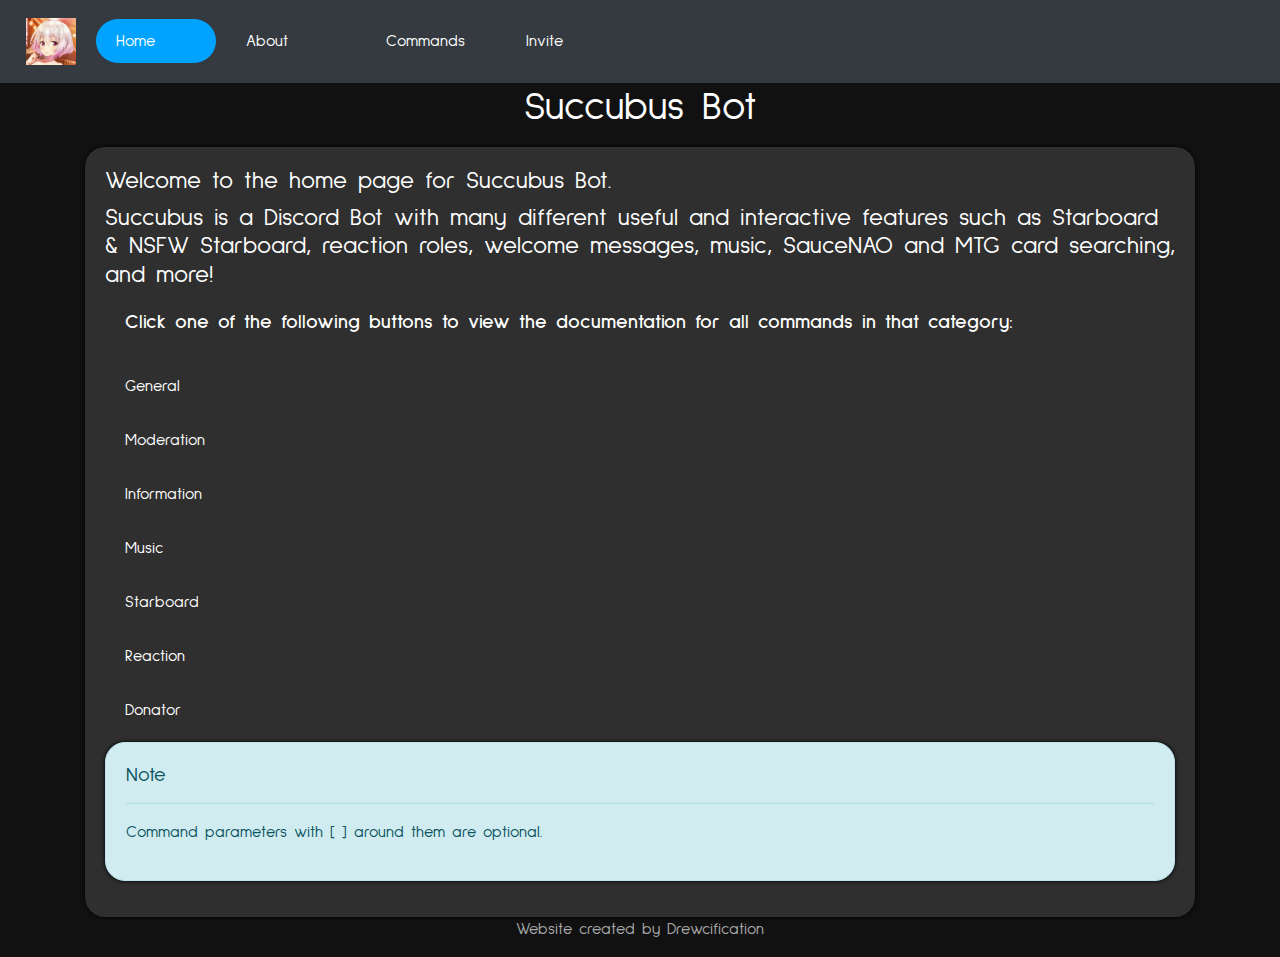
<file: index.html>
<!doctype html>
<html>
<head>
<meta charset="utf-8">
<title>Home | Succubus</title>
<style>body{opacity:0%}</style>
<link href="https://fonts.googleapis.com/css?family=Sulphur+Point&display=swap" rel="stylesheet"> 
<link rel="stylesheet" href="https://stackpath.bootstrapcdn.com/bootstrap/4.4.1/css/bootstrap.min.css" integrity="sha384-Vkoo8x4CGsO3+Hhxv8T/Q5PaXtkKtu6ug5TOeNV6gBiFeWPGFN9MuhOf23Q9Ifjh" media="none" onload="this.media='all'" crossorigin="anonymous">
	<script src="https://code.jquery.com/jquery-3.4.1.slim.min.js" integrity="sha384-J6qa4849blE2+poT4WnyKhv5vZF5SrPo0iEjwBvKU7imGFAV0wwj1yYfoRSJoZ+n" crossorigin="anonymous" ></script>
<script src="https://cdn.jsdelivr.net/npm/popper.js@1.16.0/dist/umd/popper.min.js" integrity="sha384-Q6E9RHvbIyZFJoft+2mJbHaEWldlvI9IOYy5n3zV9zzTtmI3UksdQRVvoxMfooAo" crossorigin="anonymous" async></script>
<script src="https://stackpath.bootstrapcdn.com/bootstrap/4.4.1/js/bootstrap.min.js" integrity="sha384-wfSDF2E50Y2D1uUdj0O3uMBJnjuUD4Ih7YwaYd1iqfktj0Uod8GCExl3Og8ifwB6" crossorigin="anonymous" async></script>

<link rel="stylesheet" href="styles.css" media="none" onload="this.media='all'"/>
<link rel='icon' href='favicon.ico' type='image/x-icon'/ >
</head>

<body>
	<nav class="navbar navbar-expand-lg navbar-dark bg-dark">
		<a class="sb-header" href="index.html"><img class="nav-logo" src="succubus-logo.png"/></a>
		<button class="navbar-toggler" type="button" data-toggle="collapse" data-target="#navbarSupportedContent" aria-controls="navbarSupportedContent" aria-expanded="false" aria-label="Toggle navigation"><span class="navbar-toggler-icon"></span></button>
		<div class="collapse navbar-collapse" id="navbarSupportedContent">
		  <ul class="navbar-nav mr-auto">
			 <li class="nav-item active">
				<a class="sb-button sb-button-active" href="index.html">Home</a>
			 </li>
			 <li class="nav-item">
				<a class="sb-button" href="about.html">About</a>
			 </li>
			 <li class="nav-item dropdown">
				<a class="sb-button" href="#" id="navbarDropdown" role="button" data-toggle="dropdown" aria-haspopup="true" aria-expanded="false">
				Commands
				</a>
				<div class="dropdown-menu" aria-labelledby="navbarDropdown">
					<h4 class="sb-header">Categories</h4>
					<a class="sb-button" href="general.html">General</a>
					<a class="sb-button" href="moderation.html">Moderation</a>
					<a class="sb-button" href="info.html">Information</a>
					<a class="sb-button" href="music.html">Music</a>
					<a class="sb-button" href="starboard.html">Starboard</a>
					<a class="sb-button" href="reaction.html">Reaction</a>
					<a class="sb-button" href="donator.html">Donator</a>
				</div>
			 </li>
			 <li class = "nav-item">
				  <a class="sb-button" href="https://discordapp.com/oauth2/authorize?=&client_id=647231754851057674&scope=bot&permissions=2146958583" target="_blank">Invite</a>
			  </li>
		  </ul>
		</div>
	</nav>
	
		<div class="container">
			
			
			<h1 class="category-header">Succubus Bot</h1>
			
			<div class="command" id="commands-box">
					<h4>Welcome to the home page for Succubus Bot.</h4>
					<h4>Succubus is a Discord Bot with many different useful and interactive features such as Starboard & NSFW Starboard, reaction roles, welcome messages, music, SauceNAO and MTG card searching, and more!</h4>
				
					<h5 style="padding:10px;margin:10px;font-weight:bold">Click one of the following buttons to view the documentation for all commands in that category:</h5>
					<div style="display:inline-block">
						<a class="sb-button" href="general.html">General</a>
						<a class="sb-button" href="moderation.html">Moderation</a>
						<a class="sb-button" href="info.html">Information</a>
						<a class="sb-button" href="music.html">Music</a>
						<a class="sb-button" href="starboard.html">Starboard</a>
						<a class="sb-button" href="reaction.html">Reaction</a>
						<a class="sb-button" href="donator.html">Donator</a>
					</div>
					
					<div class="alert alert-info">
					<h5 class="command-note-header">Note</h5>
					<hr>
					<p>Command parameters with [ ] around them are optional.</p>
				</div>	
		    </div>	
		</div>
	
		<footer>
			<center><p class="footer-credit">Website created by Drewcification</p></center>
		</footer>
</body>
</html>
</file>
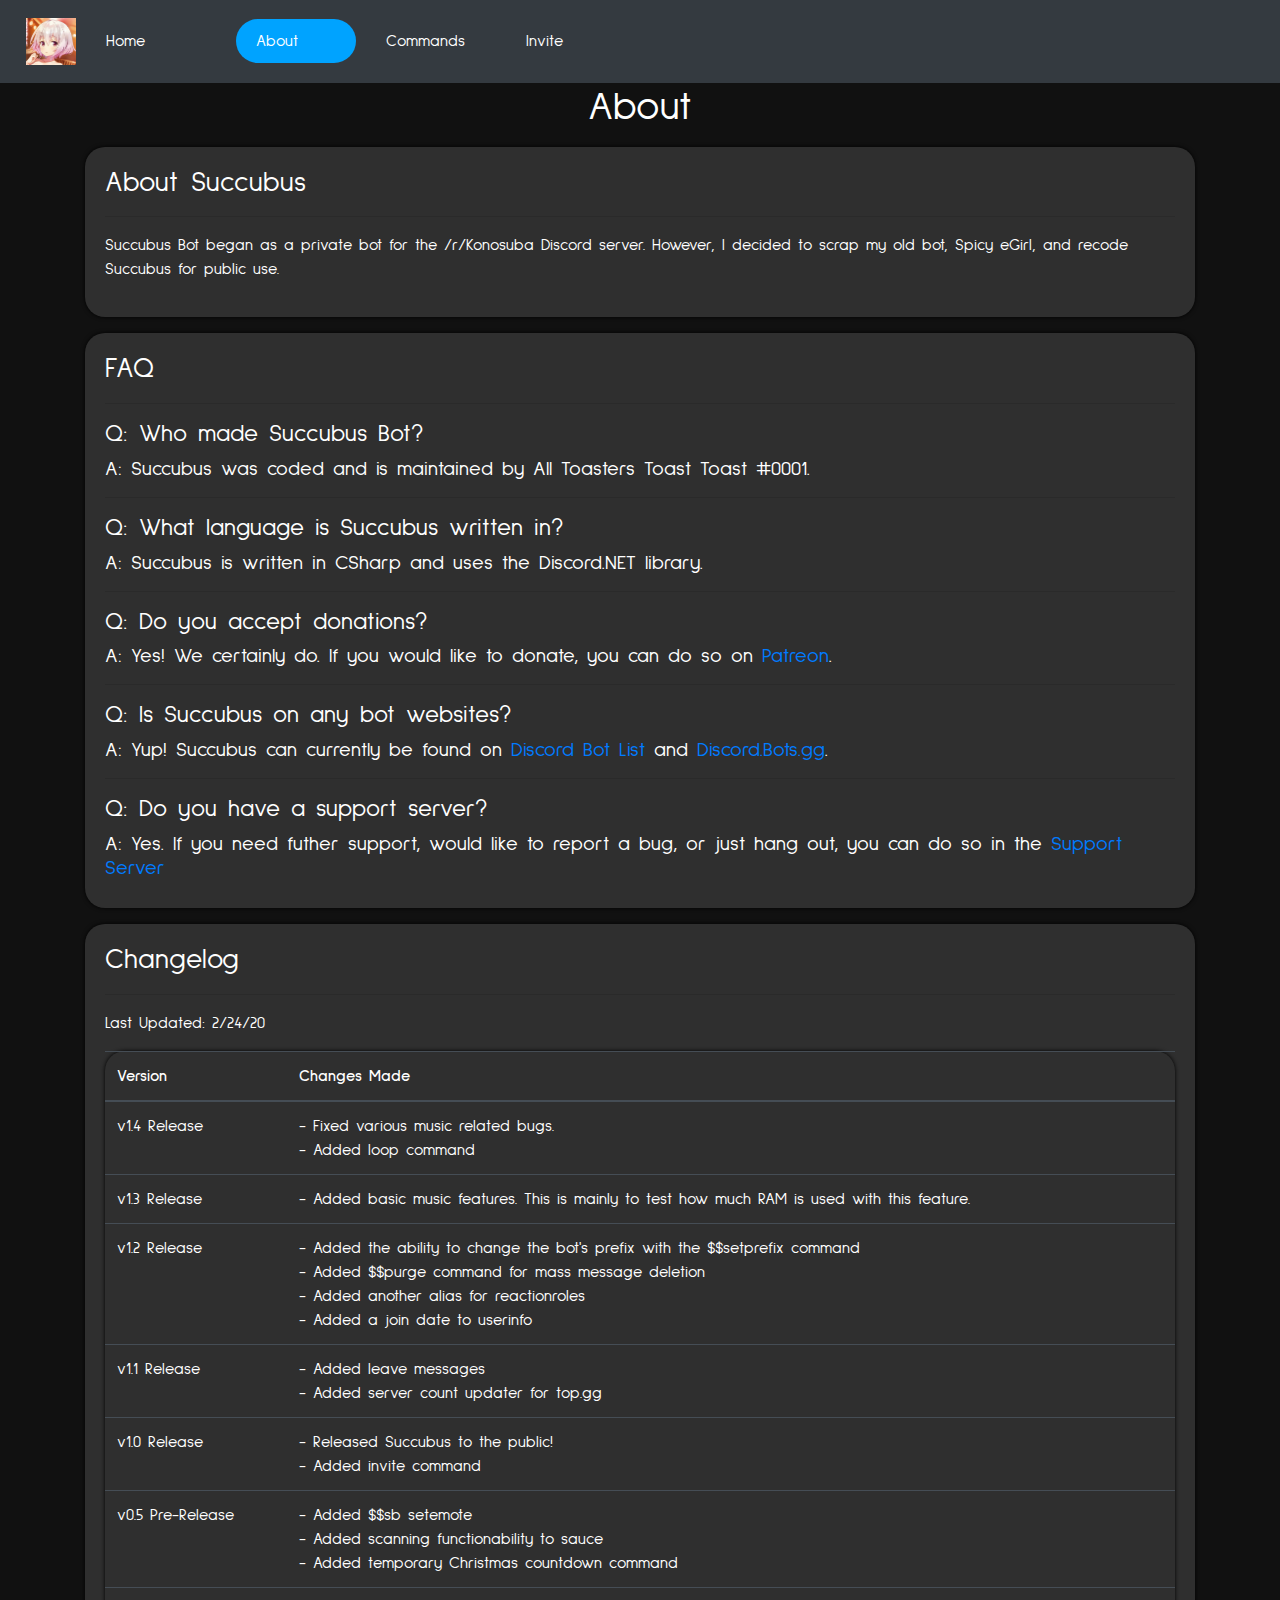
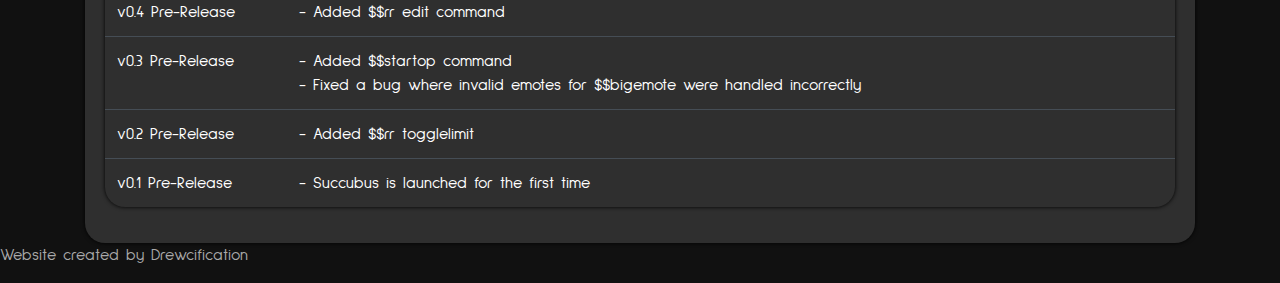
<file: about.html>
<!doctype html>
<html>
<head>
<meta charset="utf-8">
<title>About | Succubus</title>
<style>body{opacity:0%}</style>
<link href="https://fonts.googleapis.com/css?family=Sulphur+Point&display=swap" rel="stylesheet"> 
<link rel="stylesheet" href="https://stackpath.bootstrapcdn.com/bootstrap/4.4.1/css/bootstrap.min.css" integrity="sha384-Vkoo8x4CGsO3+Hhxv8T/Q5PaXtkKtu6ug5TOeNV6gBiFeWPGFN9MuhOf23Q9Ifjh" media="none" onload="this.media='all'" crossorigin="anonymous">
	<script src="https://code.jquery.com/jquery-3.4.1.slim.min.js" integrity="sha384-J6qa4849blE2+poT4WnyKhv5vZF5SrPo0iEjwBvKU7imGFAV0wwj1yYfoRSJoZ+n" crossorigin="anonymous" ></script>
<script src="https://cdn.jsdelivr.net/npm/popper.js@1.16.0/dist/umd/popper.min.js" integrity="sha384-Q6E9RHvbIyZFJoft+2mJbHaEWldlvI9IOYy5n3zV9zzTtmI3UksdQRVvoxMfooAo" crossorigin="anonymous" async></script>
<script src="https://stackpath.bootstrapcdn.com/bootstrap/4.4.1/js/bootstrap.min.js" integrity="sha384-wfSDF2E50Y2D1uUdj0O3uMBJnjuUD4Ih7YwaYd1iqfktj0Uod8GCExl3Og8ifwB6" crossorigin="anonymous" async></script>

<link rel="stylesheet" href="styles.css" media="none" onload="this.media='all'"/>
<link rel='icon' href='favicon.ico' type='image/x-icon'/ >
</head>

<body>
	<nav class="navbar navbar-expand-lg navbar-dark bg-dark">
		<a class="sb-header" href="index.html"><img class="nav-logo" src="succubus-logo.png"/></a>
		<button class="navbar-toggler" type="button" data-toggle="collapse" data-target="#navbarSupportedContent" aria-controls="navbarSupportedContent" aria-expanded="false" aria-label="Toggle navigation"><span class="navbar-toggler-icon"></span></button>
		<div class="collapse navbar-collapse" id="navbarSupportedContent">
		  <ul class="navbar-nav mr-auto">
			 <li class="nav-item active">
				<a class="sb-button" href="index.html">Home</a>
			 </li>
			 <li class="nav-item">
			   <a class="sb-button sb-button-active" href="about.html">About</a>
			 </li>
			 <li class="nav-item dropdown">
				<a class="sb-button" href="#" id="navbarDropdown" role="button" data-toggle="dropdown" aria-haspopup="true" aria-expanded="false">
				Commands
				</a>
				<div class="dropdown-menu" aria-labelledby="navbarDropdown">
					<h4 class="sb-header">Categories</h4>
					<a class="sb-button" href="general.html">General</a>
					<a class="sb-button" href="moderation.html">Moderation</a>
					<a class="sb-button" href="info.html">Information</a>
					<a class="sb-button" href="music.html">Music</a>
					<a class="sb-button" href="starboard.html">Starboard</a>
					<a class="sb-button" href="reaction.html">Reaction</a>
					<a class="sb-button" href="donator.html">Donator</a>
				</div>
			 </li>
			 <li class = "nav-item">
				  <a class="sb-button" href="https://discordapp.com/oauth2/authorize?=&client_id=647231754851057674&scope=bot&permissions=2146958583" target="_blank">Invite</a>
			  </li>
			 
		  </ul>
		</div>
	</nav>
	
		<div class="container">
			
			
			<h1 class="category-header">About</h1>
			
			<div class="command" id="about-about">
				<h3 class="command-header">About Succubus</h3>
				<hr class="category-header-hr"/>
				<p>Succubus Bot began as a private bot for the /r/Konosuba Discord server. However, I decided to scrap my old bot, Spicy eGirl, and recode Succubus for public use.<br /></p>
		    </div>	
			<div class="command" id="about-faq">
				<h3 class="command-header">FAQ</h3>
				<hr class="category-header-hr"/>
				<h4>Q: Who made Succubus Bot?</h4>
				<h5>A: Succubus was coded and is maintained by All Toasters Toast Toast #0001.</h5>
				<hr class="category-header-hr"/>
				<h4>Q: What language is Succubus written in?</h4>
				<h5>A: Succubus is written in CSharp and uses the Discord.NET library.</h5>
				<hr class="category-header-hr"/>
				<h4>Q: Do you accept donations?</h4>
				<h5>A: Yes! We certainly do. If you would like to donate, you can do so on <a href="https://www.patreon.com/succubusbot" target="_blank">Patreon</a>.</h5>
				<hr class = "category-header-hr"/>
				<h4>Q: Is Succubus on any bot websites?</h4>
				<h5>A: Yup! Succubus can currently be found on <a href="https://top.gg/bot/647231754851057674" target="_blank">Discord Bot List</a> and <a href="https://discord.bots.gg/bots/647231754851057674" target="_blank">Discord.Bots.gg</a>.</h5>
				<hr class="category-header-hr"/>
				<h4>Q: Do you have a support server?</h4>
				<h5>A: Yes. If you need futher support, would like to report a bug, or just hang out, you can do so in the <a href="https://discord.gg/YSP4EGs" target="_blank">Support Server</a>
			</div>	
			<div class="command" id="about-changelog">
			<h3 class="command-header">Changelog</h3>
			<hr class="category-header-hr"/>
			<p>Last Updated: 2/24/20</p>
				<table class="table table-dark">
				<thead>
					<tr>
						<th scope="col">Version</th>
						<th scope="col">Changes Made</th>
					</tr>
				</thead>
				<tbody>
					<tr>
						<td>v1.4 Release</td>
						<td>- Fixed various music related bugs.<br />- Added loop command</td>
					</tr>
					<tr>
						<td>v1.3 Release</td>
						<td>- Added basic music features. This is mainly to test how much RAM is used with this feature.</td>
					</tr>
					<tr>
						<td>v1.2 Release</td>
						<td>- Added the ability to change the bot's prefix with the $$setprefix command<br />- Added $$purge command for mass message deletion<br />- Added another alias for reactionroles<br />- Added a join date to userinfo</td>
					</tr>
					<tr>
						<td>v1.1 Release</td>
						<td>- Added leave messages<br />- Added server count updater for top.gg</td>
					</tr>
					<tr>
						<td>v1.0 Release</td>
						<td>- Released Succubus to the public!<br />- Added invite command</td>
					</tr>
					<tr>
						<td>v0.5 Pre-Release</td>
						<td>- Added $$sb setemote<br />- Added scanning functionability to sauce<br />- Added temporary Christmas countdown command</td>
					</tr>
					<tr>
						<td>v0.4 Pre-Release</td>
						<td>- Added $$rr edit command</td>
					</tr>
					<tr>
						<td>v0.3 Pre-Release</td>
						<td>- Added $$startop command<br />- Fixed a bug where invalid emotes for $$bigemote were handled incorrectly</td>
					</tr>
					<tr>
						<td>v0.2 Pre-Release</td>
						<td>- Added $$rr togglelimit </td>
					</tr>
						<td>v0.1 Pre-Release</td>
						<td>- Succubus is launched for the first time </td>
					</tr>
				</tbody>
				</table>
			</div>
			
		</div>
	
		<footer>
			<p class="footer-credit">Website created by Drewcification</p>
		</footer>
</body>
</html>
</file>
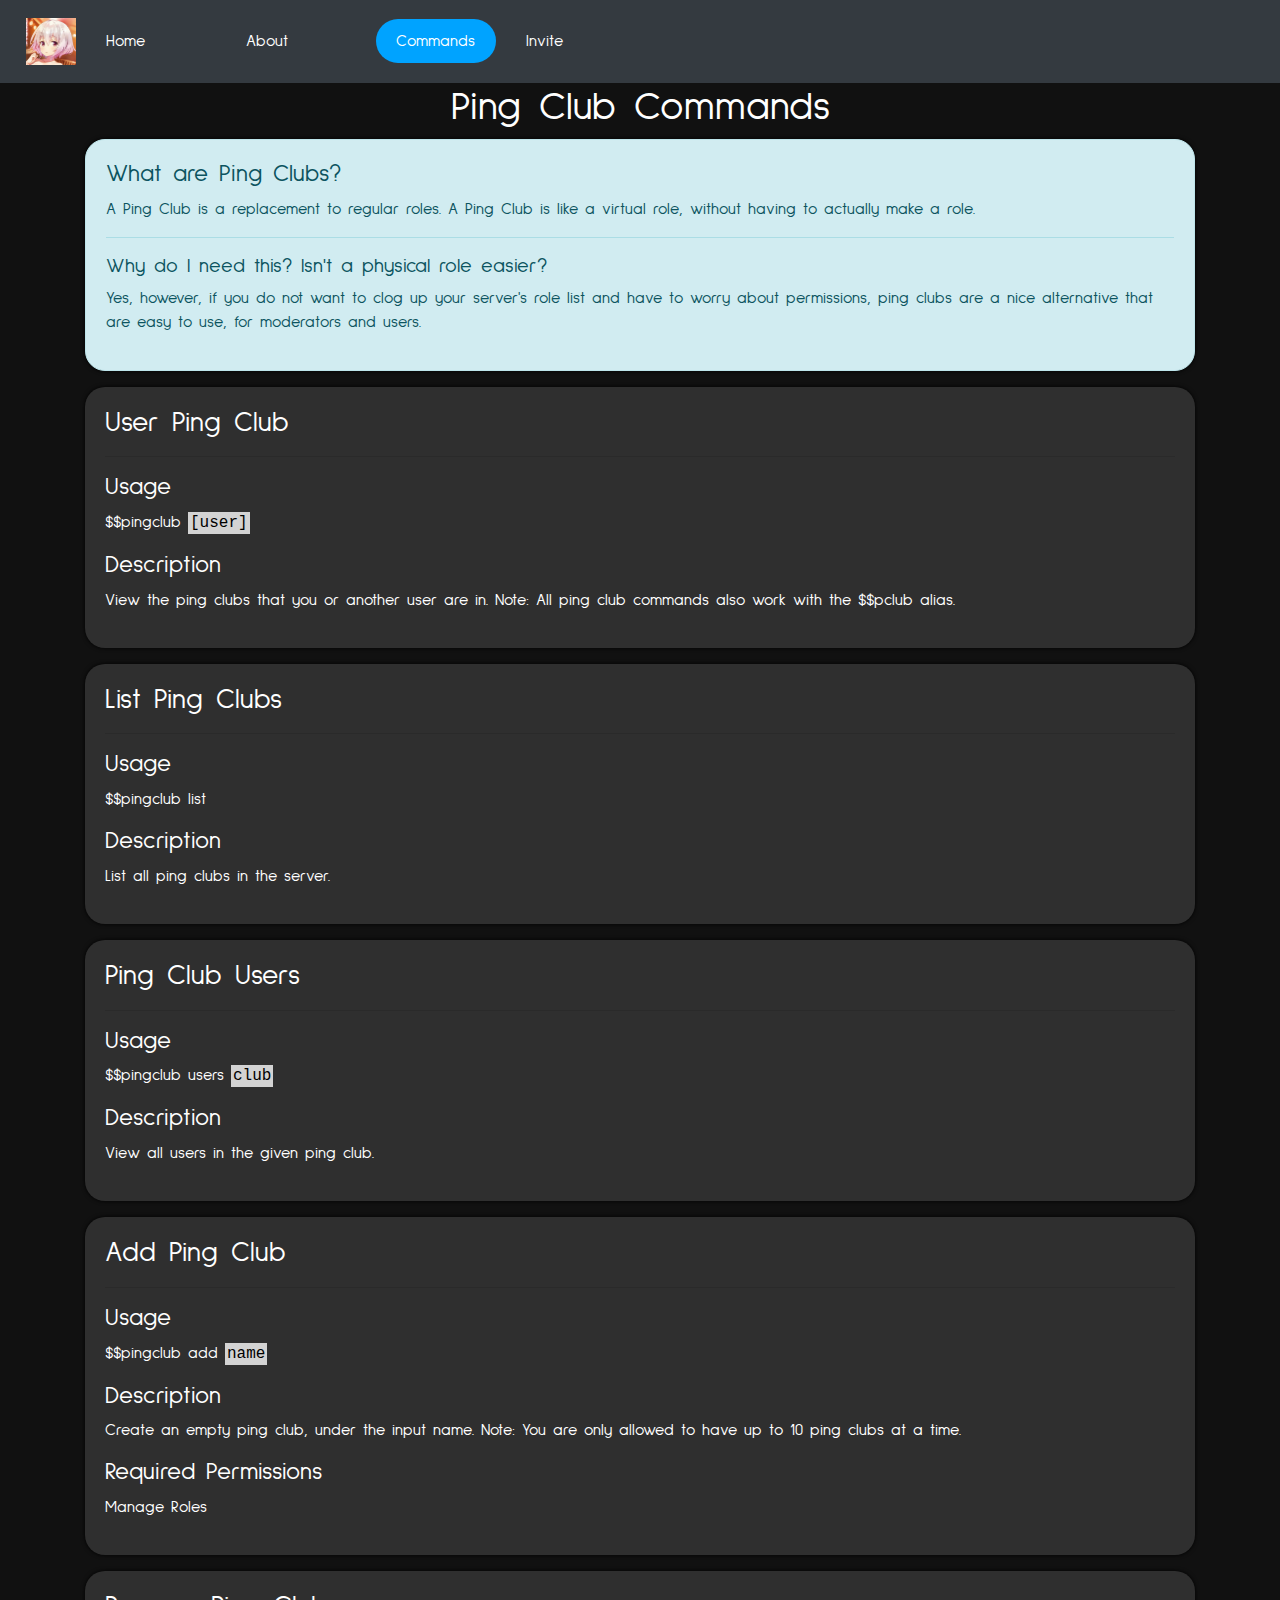
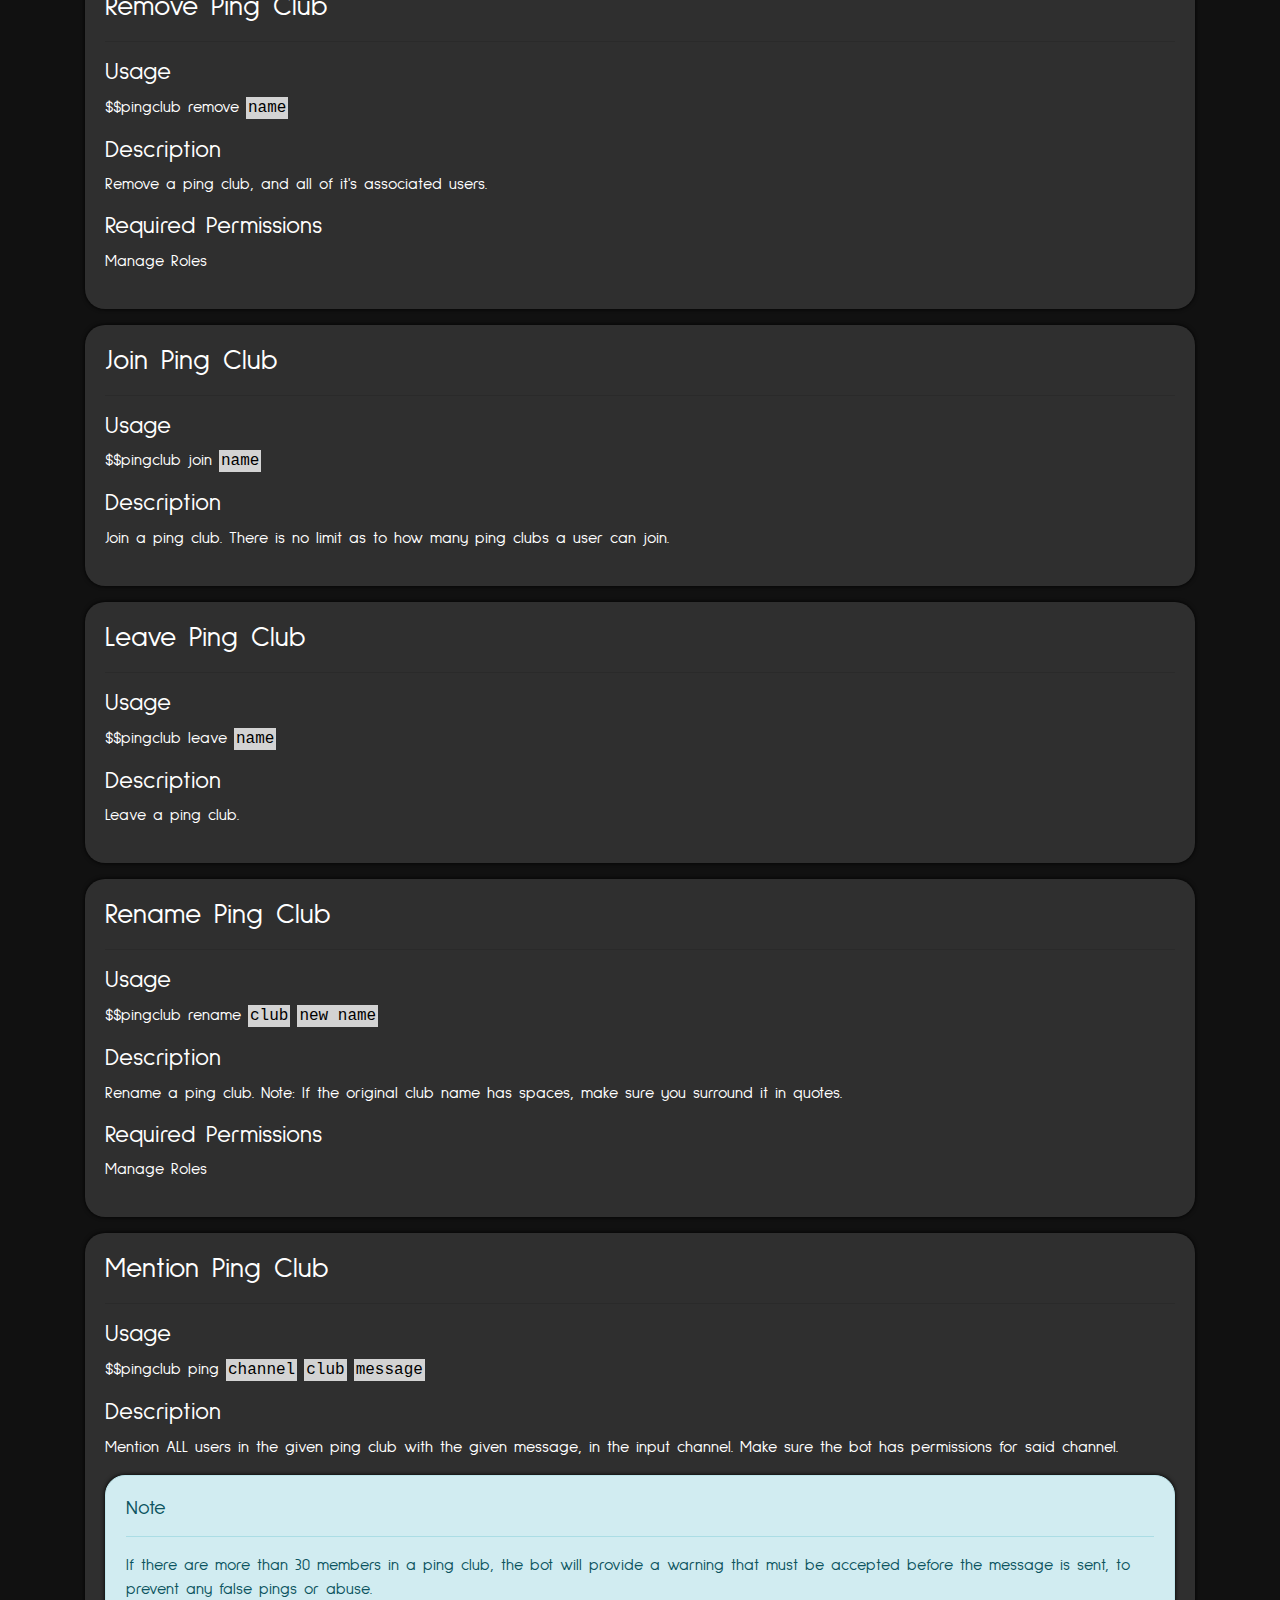
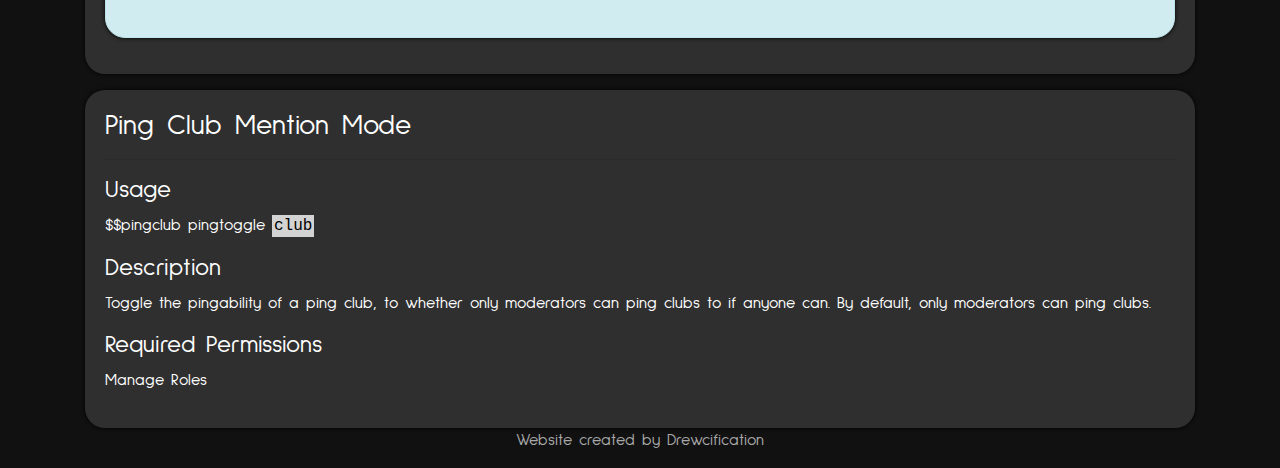
<file: clubs.html>
<!doctype html>
<html>
<head>
<meta charset="utf-8">
<title>Ping Club Commands | Succubus</title>
<style>body{opacity:0%}</style>
<link href="https://fonts.googleapis.com/css?family=Sulphur+Point&display=swap" rel="stylesheet"> 
<link rel="stylesheet" href="https://stackpath.bootstrapcdn.com/bootstrap/4.4.1/css/bootstrap.min.css" integrity="sha384-Vkoo8x4CGsO3+Hhxv8T/Q5PaXtkKtu6ug5TOeNV6gBiFeWPGFN9MuhOf23Q9Ifjh" media="none" onload="this.media='all'" crossorigin="anonymous">
	<script src="https://code.jquery.com/jquery-3.4.1.slim.min.js" integrity="sha384-J6qa4849blE2+poT4WnyKhv5vZF5SrPo0iEjwBvKU7imGFAV0wwj1yYfoRSJoZ+n" crossorigin="anonymous" ></script>
<script src="https://cdn.jsdelivr.net/npm/popper.js@1.16.0/dist/umd/popper.min.js" integrity="sha384-Q6E9RHvbIyZFJoft+2mJbHaEWldlvI9IOYy5n3zV9zzTtmI3UksdQRVvoxMfooAo" crossorigin="anonymous" async></script>
<script src="https://stackpath.bootstrapcdn.com/bootstrap/4.4.1/js/bootstrap.min.js" integrity="sha384-wfSDF2E50Y2D1uUdj0O3uMBJnjuUD4Ih7YwaYd1iqfktj0Uod8GCExl3Og8ifwB6" crossorigin="anonymous" async></script>

<link rel="stylesheet" href="styles.css" media="none" onload="this.media='all'"/>
<link rel='icon' href='favicon.ico' type='image/x-icon'/ >
</head>

<body>
	<nav class="navbar navbar-expand-lg navbar-dark bg-dark">
		<a class="sb-header" href="index.html"><img class="nav-logo" src="succubus-logo.png"/></a>
		<button class="navbar-toggler" type="button" data-toggle="collapse" data-target="#navbarSupportedContent" aria-controls="navbarSupportedContent" aria-expanded="false" aria-label="Toggle navigation"><span class="navbar-toggler-icon"></span></button>
		<div class="collapse navbar-collapse" id="navbarSupportedContent">
		  <ul class="navbar-nav mr-auto">
			 <li class="nav-item active">
				<a class="sb-button" href="index.html">Home</a>
			 </li>
			 <li class="nav-item">
				<a class="sb-button" href="about.html">About</a>
			 </li>
			 <li class="nav-item dropdown">
				<a class="sb-button sb-button-active" href="#" id="navbarDropdown" role="button" data-toggle="dropdown" aria-haspopup="true" aria-expanded="false">
				Commands
				</a>
				<div class="dropdown-menu" aria-labelledby="navbarDropdown">
					<h4 class="sb-header">Categories</h4>
					<a class="sb-button" href="general.html">General</a>
					<a class="sb-button" href="moderation.html">Moderation</a>
					<a class="sb-button sb-button-active" href="clubs.html">Ping Clubs</a>
					<a class="sb-button" href="music.html">Music</a>
					<a class="sb-button" href="starboard.html">Starboard</a>
					<a class="sb-button" href="reaction.html">Reaction</a>
					<a class="sb-button" href="donator.html">Donator</a>
				</div>
			 </li>
			 <li class = "nav-item">
				  <a class="sb-button" href="https://discordapp.com/oauth2/authorize?=&client_id=647231754851057674&scope=bot&permissions=2146958583" target="_blank">Invite</a>
			  </li>
		  </ul>
		</div>
	</nav>
	
		<div class="container">
			
			
			<h1 class="category-header">Ping Club Commands</h1>
			
			<div class="alert alert-info">
				<h4>What are Ping Clubs?</h4>
				<p>A Ping Club is a replacement to regular roles. A Ping Club is like a virtual role, without having to actually make a role.</p>
                <hr class="category-header-hr"/>
				<h5>Why do I need this? Isn't a physical role easier?</h5>
				<p>Yes, however, if you do not want to clog up your server's role list and have to worry about permissions, ping clubs are a nice alternative that are easy to use, for moderators and users.</p>
				
			</div>
			
			<div class="command" id="club-cmd">
			  <h3 class="command-header">User Ping Club</h3>
				<hr class="category-header-hr"/>
				<h4>Usage</h4>
				<p class="command-usage">$$pingclub <span class="arg">[user]</span></p>
				<h4>Description</h4>
				<p class="command-description">View the ping clubs that you or another user are in. Note: All ping club commands also work with the $$pclub alias.</p>
		  </div>
			
			<div class="command" id="club-list">
			  <h3 class="command-header">List Ping Clubs</h3>
				<hr class="category-header-hr"/>
				<h4>Usage</h4>
				<p class="command-usage">$$pingclub list</p>
				<h4>Description</h4>
				<p class="command-description">List all ping clubs in the server.</p>
		  </div>
		  
		  <div class="command" id="club-users">
			  <h3 class="command-header">Ping Club Users</h3>
				<hr class="category-header-hr"/>
				<h4>Usage</h4>
				<p class="command-usage">$$pingclub users <span class="arg">club</span> </p>
				<h4>Description</h4>
				<p class="command-description">View all users in the given ping club.</p>
		  </div>
		  
		  <div class="command" id="club-add">
			  <h3 class="command-header">Add Ping Club</h3>
				<hr class="category-header-hr"/>
				<h4>Usage</h4>
				<p class="command-usage">$$pingclub add <span class="arg">name</span></p>
				<h4>Description</h4>
				<p class="command-description">Create an empty ping club, under the input name. Note: You are only allowed to have up to 10 ping clubs at a time.</p>
				<h4>Required Permissions</h4>
				<p class="command-perms">Manage Roles</p>
		  </div>
		  
		  <div class="command" id="club-remove">
			  <h3 class="command-header">Remove Ping Club</h3>
				<hr class="category-header-hr"/>
				<h4>Usage</h4>
				<p class="command-usage">$$pingclub remove <span class="arg">name</span></p>
				<h4>Description</h4>
				<p class="command-description">Remove a ping club, and all of it's associated users.</p>
				<h4>Required Permissions</h4>
				<p class="command-perms">Manage Roles</p>
		  </div>
		  
		  <div class="command" id="club-join">
			  <h3 class="command-header">Join Ping Club</h3>
				<hr class="category-header-hr"/>
				<h4>Usage</h4>
				<p class="command-usage">$$pingclub join <span class="arg">name</span></p>
				<h4>Description</h4>
				<p class="command-description">Join a ping club. There is no limit as to how many ping clubs a user can join.</p>
				
		  </div>
		  
		   <div class="command" id="club-leave">
			  <h3 class="command-header">Leave Ping Club</h3>
				<hr class="category-header-hr"/>
				<h4>Usage</h4>
				<p class="command-usage">$$pingclub leave <span class="arg">name</span></p>
				<h4>Description</h4>
				<p class="command-description">Leave a ping club.</p>
				
		  </div>
		  
		   <div class="command" id="club-rename">
			  <h3 class="command-header">Rename Ping Club</h3>
				<hr class="category-header-hr"/>
				<h4>Usage</h4>
				<p class="command-usage">$$pingclub rename <span class="arg">club</span> <span class="arg">new name</span></p>
				<h4>Description</h4>
				<p class="command-description">Rename a ping club. Note: If the original club name has spaces, make sure you surround it in quotes.</p>
				<h4>Required Permissions</h4>
				<p class="command-perms">Manage Roles</p>
				
		  </div>
		  
		  <div class="command" id="club-mention">
			  <h3 class="command-header">Mention Ping Club</h3>
				<hr class="category-header-hr"/>
				<h4>Usage</h4>
				<p class="command-usage">$$pingclub ping <span class="arg">channel</span> <span class="arg">club</span> <span class="arg">message</span></p>
				<h4>Description</h4>
				<p class="command-description">Mention ALL users in the given ping club with the given message, in the input channel. Make sure the bot has permissions for said channel.</p>
				<div class="alert alert-info">
					<h5 class="command-note-header">Note</h5>
					<hr>
					<p>If there are more than 30 members in a ping club, the bot will provide a warning that must be accepted before the message is sent, to prevent any false pings or abuse.</p>
				</div>	
		  </div>
			
			 <div class="command" id="club-pingmode">
			  <h3 class="command-header">Ping Club Mention Mode</h3>
				<hr class="category-header-hr"/>
				<h4>Usage</h4>
				<p class="command-usage">$$pingclub pingtoggle <span class="arg">club</span></p>
				<h4>Description</h4>
				<p class="command-description">Toggle the pingability of a ping club, to whether only moderators can ping clubs to if anyone can. By default, only moderators can ping clubs.</p>
				<h4>Required Permissions</h4>
				<p class="command-perms">Manage Roles</p>
				
		  </div>
			
		</div>
	
		<footer>
			<center><p class="footer-credit">Website created by Drewcification</p></center>
		</footer>
</body>
</html>
</file>
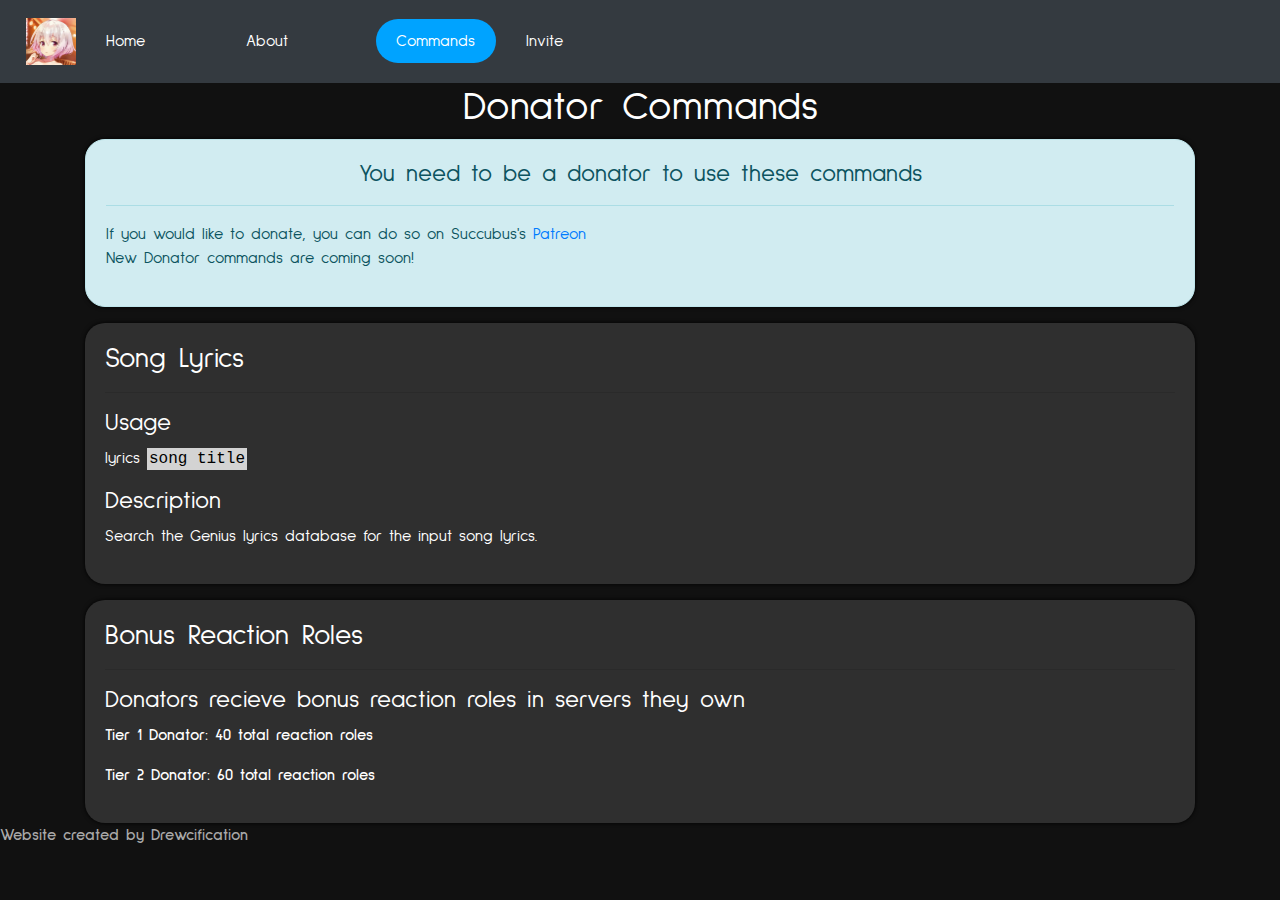
<file: donator.html>
<!doctype html>
<html>
<head>
<meta charset="utf-8">
<title>Donator Commands | Succubus</title>
<style>body{opacity:0%}</style>
<link href="https://fonts.googleapis.com/css?family=Sulphur+Point&display=swap" rel="stylesheet"> 
<link rel="stylesheet" href="https://stackpath.bootstrapcdn.com/bootstrap/4.4.1/css/bootstrap.min.css" integrity="sha384-Vkoo8x4CGsO3+Hhxv8T/Q5PaXtkKtu6ug5TOeNV6gBiFeWPGFN9MuhOf23Q9Ifjh" media="none" onload="this.media='all'" crossorigin="anonymous">
	<script src="https://code.jquery.com/jquery-3.4.1.slim.min.js" integrity="sha384-J6qa4849blE2+poT4WnyKhv5vZF5SrPo0iEjwBvKU7imGFAV0wwj1yYfoRSJoZ+n" crossorigin="anonymous" ></script>
<script src="https://cdn.jsdelivr.net/npm/popper.js@1.16.0/dist/umd/popper.min.js" integrity="sha384-Q6E9RHvbIyZFJoft+2mJbHaEWldlvI9IOYy5n3zV9zzTtmI3UksdQRVvoxMfooAo" crossorigin="anonymous" async></script>
<script src="https://stackpath.bootstrapcdn.com/bootstrap/4.4.1/js/bootstrap.min.js" integrity="sha384-wfSDF2E50Y2D1uUdj0O3uMBJnjuUD4Ih7YwaYd1iqfktj0Uod8GCExl3Og8ifwB6" crossorigin="anonymous" async></script>

<link rel="stylesheet" href="styles.css" media="none" onload="this.media='all'"/>
<link rel='icon' href='favicon.ico' type='image/x-icon'/ >
</head>

<body>
	<nav class="navbar navbar-expand-lg navbar-dark bg-dark">
		<a class="sb-header" href="index.html"><img class="nav-logo" src="succubus-logo.png"/></a>
		<button class="navbar-toggler" type="button" data-toggle="collapse" data-target="#navbarSupportedContent" aria-controls="navbarSupportedContent" aria-expanded="false" aria-label="Toggle navigation"><span class="navbar-toggler-icon"></span></button>
		<div class="collapse navbar-collapse" id="navbarSupportedContent">
		  <ul class="navbar-nav mr-auto">
			 <li class="nav-item active">
				<a class="sb-button" href="index.html">Home</a>
			 </li>
			 <li class="nav-item">
				<a class="sb-button" href="about.html">About</a>
			 </li>
			 <li class="nav-item dropdown">
				<a class="sb-button sb-button-active" href="#" id="navbarDropdown" role="button" data-toggle="dropdown" aria-haspopup="true" aria-expanded="false">
				Commands
				</a>
				<div class="dropdown-menu" aria-labelledby="navbarDropdown">
					<h4 class="sb-header">Categories</h4>
					<a class="sb-button" href="general.html">General</a>
					<a class="sb-button" href="moderation.html">Moderation</a>
					<a class="sb-button" href="info.html">Information</a>
					<a class="sb-button" href="starboard.html">Starboard</a>
					<a class="sb-button" href="reaction.html">Reaction</a>
					<a class="sb-button sb-button-active" href="donator.html">Donator</a>
				</div>
			 </li>
			 <li class = "nav-item">
				  <a class="sb-button" href="https://discordapp.com/oauth2/authorize?=&client_id=647231754851057674&scope=bot&permissions=2146958583" target="_blank">Invite</a>
			  </li>
		  </ul>
		</div>
	</nav>
	
		<div class="container">
			
			
			<h1 class="category-header">Donator Commands</h1>
					
			<div class="alert alert-info">
				<h4 style="text-align:center">You need to be a donator to use these commands</h4>
				 <hr class="category-header-hr"/>
				 <p>If you would like to donate, you can do so on Succubus's <a href="https://www.patreon.com/succubusbot" target="_blank">Patreon</a><br />
				 New Donator commands are coming soon!</p>
			</div>
			
			<div class="command" id="donator-lyrics">
			  <h3 class="command-header">Song Lyrics</h3>
				<hr class="category-header-hr"/>
				<h4>Usage</h4>
				<p class="command-usage">lyrics <span class="arg">song title</span></p>
				<h4>Description</h4>
				<p class="command-description">Search the Genius lyrics database for the input song lyrics.</p>
		  </div>
			
			<div class="command" id="donator-bonus">
				<h3 class="command-header">Bonus Reaction Roles</h3>
				<hr class="category-header-hr"/>
				<h4>Donators recieve bonus reaction roles in servers they own</h4>
				<p class="command-usage"><b>Tier 1 Donator: 40 total reaction roles</p>
				<p class="command-usage"><b>Tier 2 Donator: 60 total reaction roles</p>				
			</div>
			
			
</div>
	
		<footer>
			<p class="footer-credit">Website created by Drewcification</p>
		</footer>
</body>
</html>
</file>
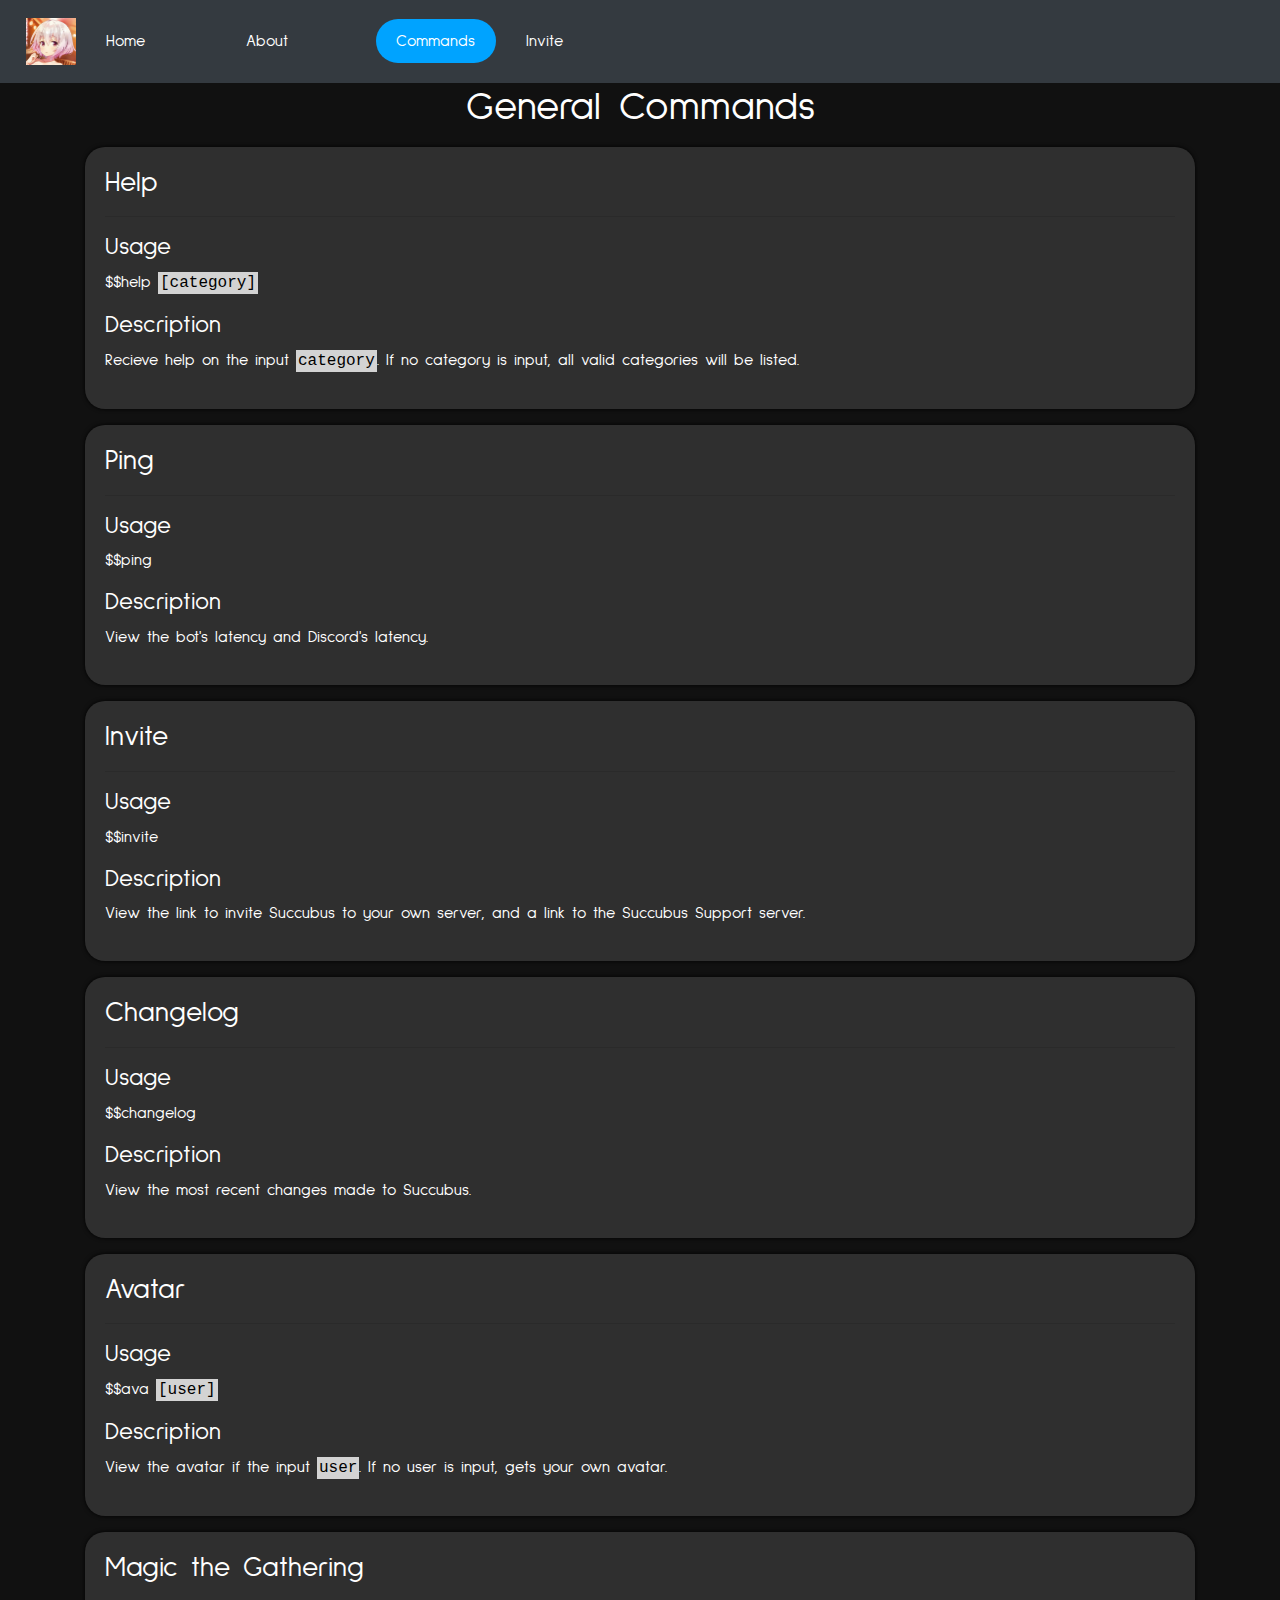
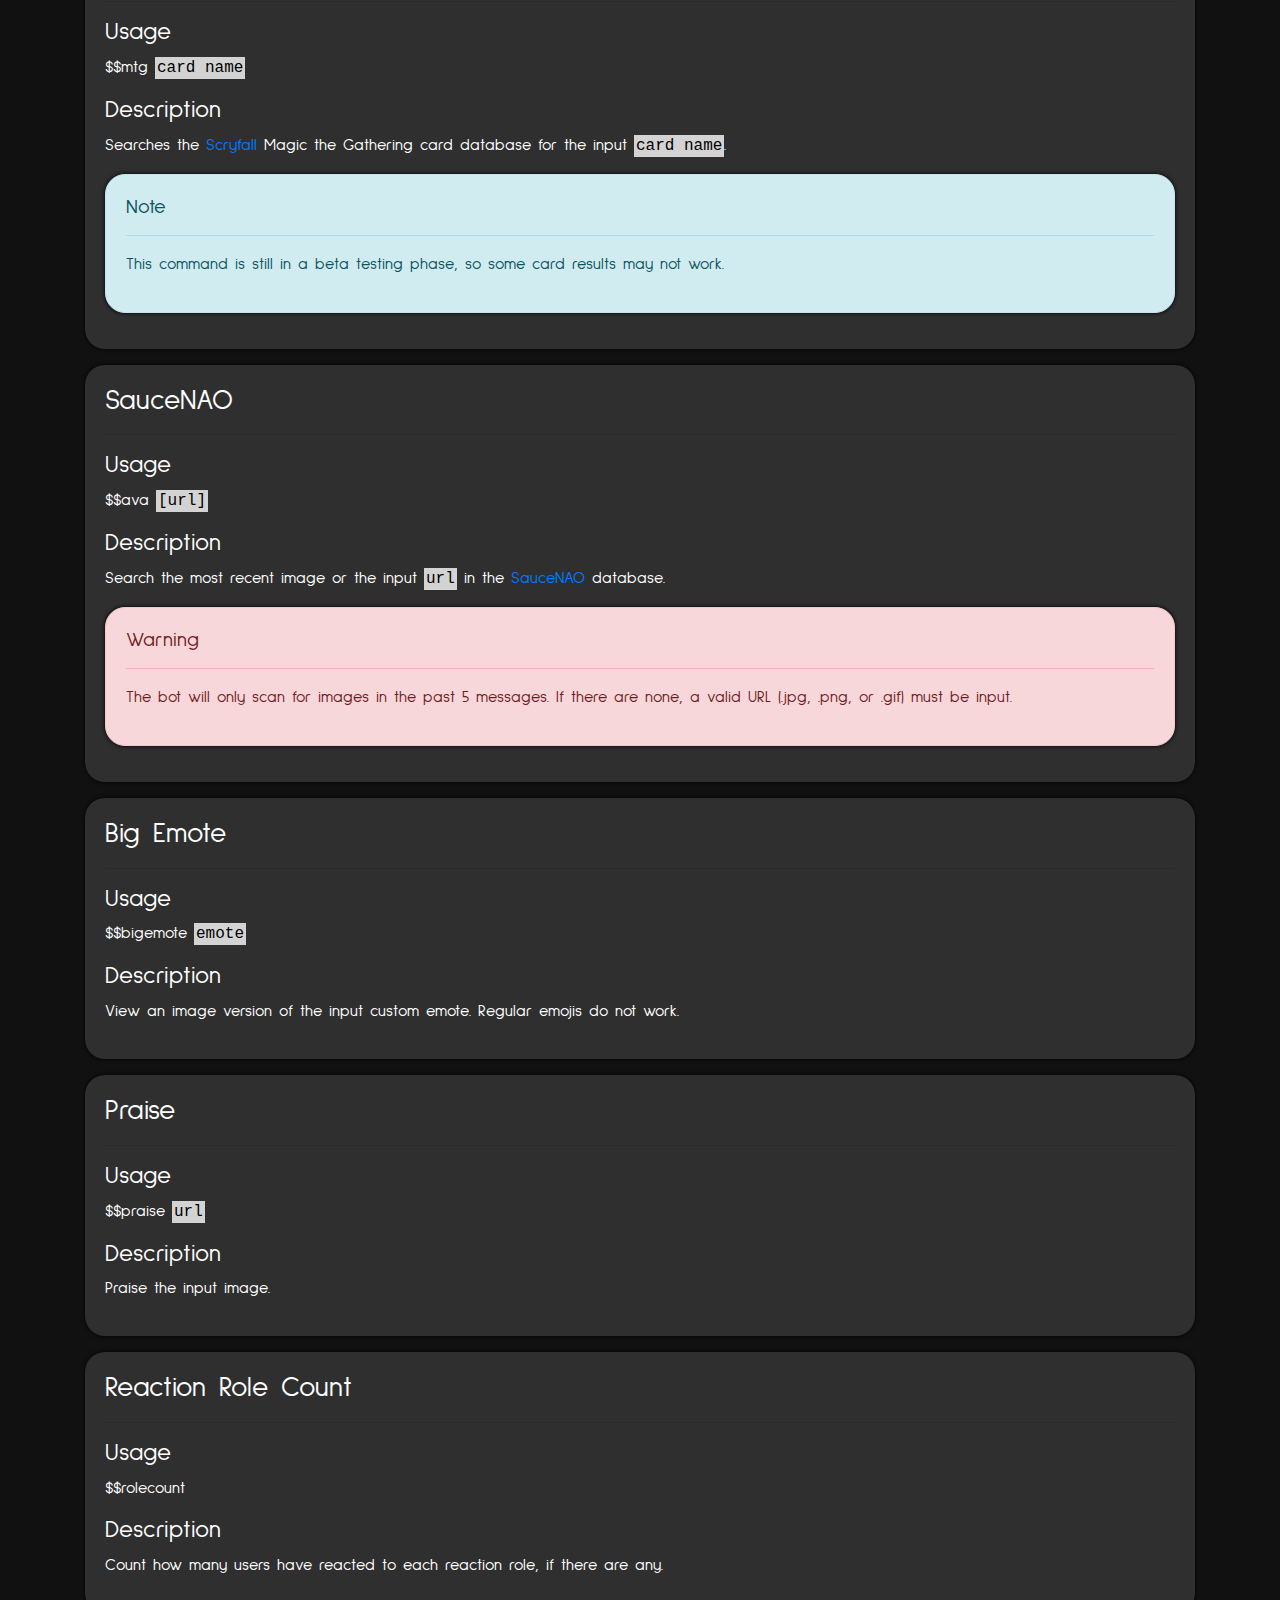
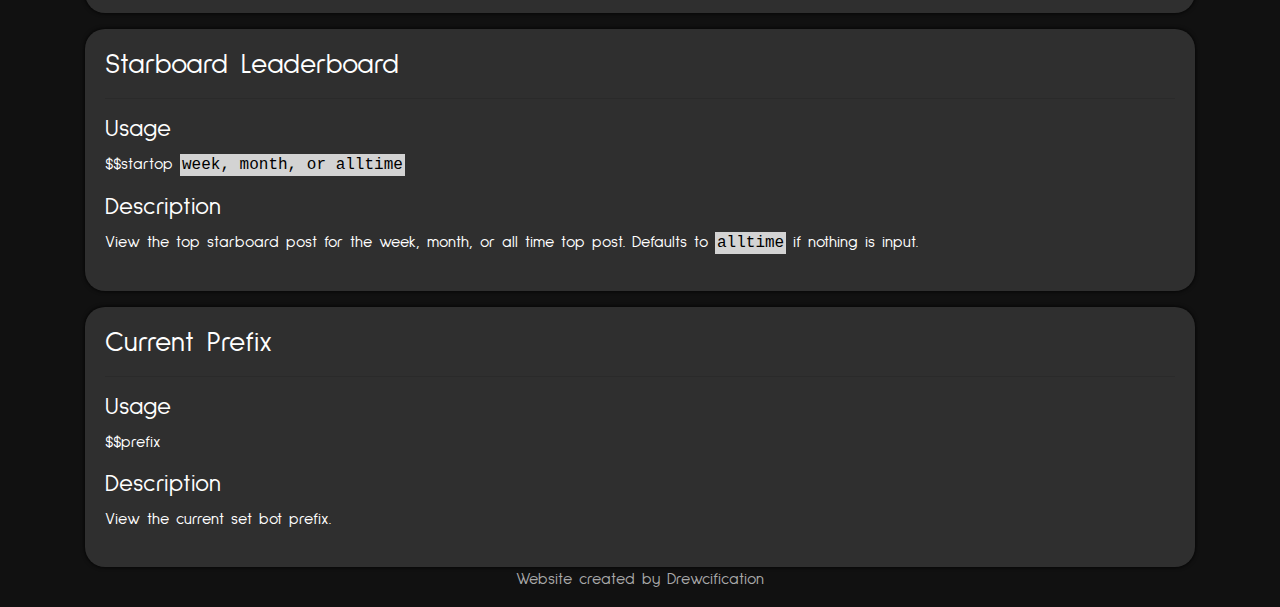
<file: general.html>
<!doctype html>
<html>
<head>
<meta charset="utf-8">
<title>General Commands | Succubus</title>
<style>body{opacity:0%}</style>
<link href="https://fonts.googleapis.com/css?family=Sulphur+Point&display=swap" rel="stylesheet"> 
<link rel="stylesheet" href="https://stackpath.bootstrapcdn.com/bootstrap/4.4.1/css/bootstrap.min.css" integrity="sha384-Vkoo8x4CGsO3+Hhxv8T/Q5PaXtkKtu6ug5TOeNV6gBiFeWPGFN9MuhOf23Q9Ifjh" media="none" onload="this.media='all'" crossorigin="anonymous">
	<script src="https://code.jquery.com/jquery-3.4.1.slim.min.js" integrity="sha384-J6qa4849blE2+poT4WnyKhv5vZF5SrPo0iEjwBvKU7imGFAV0wwj1yYfoRSJoZ+n" crossorigin="anonymous" ></script>
<script src="https://cdn.jsdelivr.net/npm/popper.js@1.16.0/dist/umd/popper.min.js" integrity="sha384-Q6E9RHvbIyZFJoft+2mJbHaEWldlvI9IOYy5n3zV9zzTtmI3UksdQRVvoxMfooAo" crossorigin="anonymous" async></script>
<script src="https://stackpath.bootstrapcdn.com/bootstrap/4.4.1/js/bootstrap.min.js" integrity="sha384-wfSDF2E50Y2D1uUdj0O3uMBJnjuUD4Ih7YwaYd1iqfktj0Uod8GCExl3Og8ifwB6" crossorigin="anonymous" async></script>

<link rel="stylesheet" href="styles.css" media="none" onload="this.media='all'"/>
<link rel='icon' href='favicon.ico' type='image/x-icon'/ >
</head>

<body>
	<nav class="navbar navbar-expand-lg navbar-dark bg-dark">
		<a class="sb-header" href="index.html"><img class="nav-logo" src="succubus-logo.png"/></a>
		<button class="navbar-toggler" type="button" data-toggle="collapse" data-target="#navbarSupportedContent" aria-controls="navbarSupportedContent" aria-expanded="false" aria-label="Toggle navigation"><span class="navbar-toggler-icon"></span></button>
		<div class="collapse navbar-collapse" id="navbarSupportedContent">
		  <ul class="navbar-nav mr-auto">
			 <li class="nav-item active">
				<a class="sb-button" href="index.html">Home</a>
			 </li>
			 <li class="nav-item">
				<a class="sb-button" href="about.html">About</a>
			 </li>
			 <li class="nav-item dropdown">
				<a class="sb-button sb-button-active" href="#" id="navbarDropdown" role="button" data-toggle="dropdown" aria-haspopup="true" aria-expanded="false">
				Commands
				</a>
				<div class="dropdown-menu" aria-labelledby="navbarDropdown">
					<h4 class="sb-header">Categories</h4>
					<a class="sb-button sb-button-active" href="general.html">General</a>
					<a class="sb-button" href="moderation.html">Moderation</a>
					<a class="sb-button" href="info.html">Information</a>
					<a class="sb-button" href="starboard.html">Starboard</a>
					<a class="sb-button" href="reaction.html">Reaction</a>
					<a class="sb-button" href="donator.html">Donator</a>
				</div>
				<li class = "nav-item">
				  <a class="sb-button" href="https://discordapp.com/oauth2/authorize?=&client_id=647231754851057674&scope=bot&permissions=2146958583" target="_blank">Invite</a>
			  </li>
			 </li>
		  </ul>
		</div>
	</nav>
	
		<div class="container">
			
			
			<h1 class="category-header">General Commands</h1>
			
			<div class="command" id="gen-help">
				<h3 class="command-header">Help</h3>
				<hr class="category-header-hr"/>
				<h4>Usage</h4>
				<p class="command-usage">$$help <span class="arg">[category]</span></p>
				<h4>Description</h4>
				<p class="command-description">Recieve help on the input <span class="arg">category</span>. If no category is input, all valid categories will be listed.</p>
			</div>
			
			<div class="command" id="gen-ping">
				<h3 class="command-header">Ping</h3>
				<hr class="category-header-hr"/>
				<h4>Usage</h4>
				<p class="command-usage">$$ping</p>
				<h4>Description</h4>
				<p class="command-description">View the bot's latency and Discord's latency.</p>				
			</div>
			
			<div class="command" id="gen-invite">
				<h3 class="command-header">Invite</h3>
				<hr class="category-header-hr"/>
				<h4>Usage</h4>
				<p class="command-usage">$$invite</p>
				<h4>Description</h4>
				<p class="command-description">View the link to invite Succubus to your own server, and a link to the Succubus Support server.</p>				
			</div>
			
			<div class="command" id="gen-changelog">
				<h3 class="command-header">Changelog</h3>
				<hr class="category-header-hr"/>
				<h4>Usage</h4>
				<p class="command-usage">$$changelog</p>
				<h4>Description</h4>
				<p class="command-description">View the most recent changes made to Succubus.</p>				
			</div>
			
			<div class="command" id="gen-ava">
				<h3 class="command-header">Avatar</h3>
				<hr class="category-header-hr"/>
				<h4>Usage</h4>
				<p class="command-usage">$$ava <span class="arg">[user]</span></p>
				<h4>Description</h4>
				<p class="command-description">View the avatar if the input <span class="arg">user</span>. If no user is input, gets your own avatar.</p>				
			</div>
			
			<div class="command" id="gen-mtg">
				<h3 class="command-header">Magic the Gathering</h3>
				<hr class="category-header-hr"/>
				<h4>Usage</h4>
				<p class="command-usage">$$mtg <span class="arg">card name</span></p>
				<h4>Description</h4>
				<p class="command-description">Searches the <a href="https://scryfall.com/" target="_blank">Scryfall</a> Magic the Gathering card database for the input <span class="arg">card name</span>.</p>	
				<div class="alert alert-info">
					<h5 class="command-note-header">Note</h5>
					<hr>
					<p>This command is still in a beta testing phase, so some card results may not work.</p>
				</div>	
			</div>
			
			<div class="command" id="gen-sauce">
				<h3 class="command-header">SauceNAO</h3>
				<hr class="category-header-hr"/>
				<h4>Usage</h4>
				<p class="command-usage">$$ava <span class="arg">[url]</span></p>
				<h4>Description</h4>
				<p class="command-description">Search the most recent image or the input <span class="arg">url</span> in the <a href="https://saucenao.com/" target="_blank">SauceNAO</a> database.</p>				
				<div class="alert alert-danger">
					<h5 class="command-note-header">Warning</h5>
					<hr>
					<p>The bot will only scan for images in the past 5 messages. If there are none, a valid URL (.jpg, .png, or .gif) must be input.</p>
				</div>	
			</div>
			
			<div class="command" id="gen-bigemote">
				<h3 class="command-header">Big Emote</h3>
				<hr class="category-header-hr"/>
				<h4>Usage</h4>
				<p class="command-usage">$$bigemote <span class="arg">emote</span></p>
				<h4>Description</h4>
				<p class="command-description">View an image version of the input custom emote. Regular emojis do not work.</p>				
			</div>
			
			<div class="command" id="gen-praise">
				<h3 class="command-header">Praise</h3>
				<hr class="category-header-hr"/>
				<h4>Usage</h4>
				<p class="command-usage">$$praise <span class="arg">url</span></p>
				<h4>Description</h4>
				<p class="command-description">Praise the input image.</p>				
			</div>
			
			<div class="command" id="gen-rolecount">
				<h3 class="command-header">Reaction Role Count</h3>
				<hr class="category-header-hr"/>
				<h4>Usage</h4>
				<p class="command-usage">$$rolecount</p>
				<h4>Description</h4>
				<p class="command-description">Count how many users have reacted to each reaction role, if there are any.</p>				
			</div>
			
			<div class="command" id="gen-startop">
				<h3 class="command-header">Starboard Leaderboard</h3>
				<hr class="category-header-hr"/>
				<h4>Usage</h4>
				<p class="command-usage">$$startop <span class="arg">week, month, or alltime</span></p>
				<h4>Description</h4>
				<p class="command-description">View the top starboard post for the week, month, or all time top post. Defaults to <span class="arg">alltime</span> if nothing is input.</p>				
			</div>
			
			<div class="command" id="gen-prefix">
				<h3 class="command-header">Current Prefix</h3>
				<hr class="category-header-hr"/>
				<h4>Usage</h4>
				<p class="command-usage">$$prefix</p>
				<h4>Description</h4>
				<p class="command-description">View the current set bot prefix.</p>				
			</div>
			
		</div>
	
		<footer>
			<center><p class="footer-credit">Website created by Drewcification</p></center>
		</footer>
	</body>
</html>
</file>
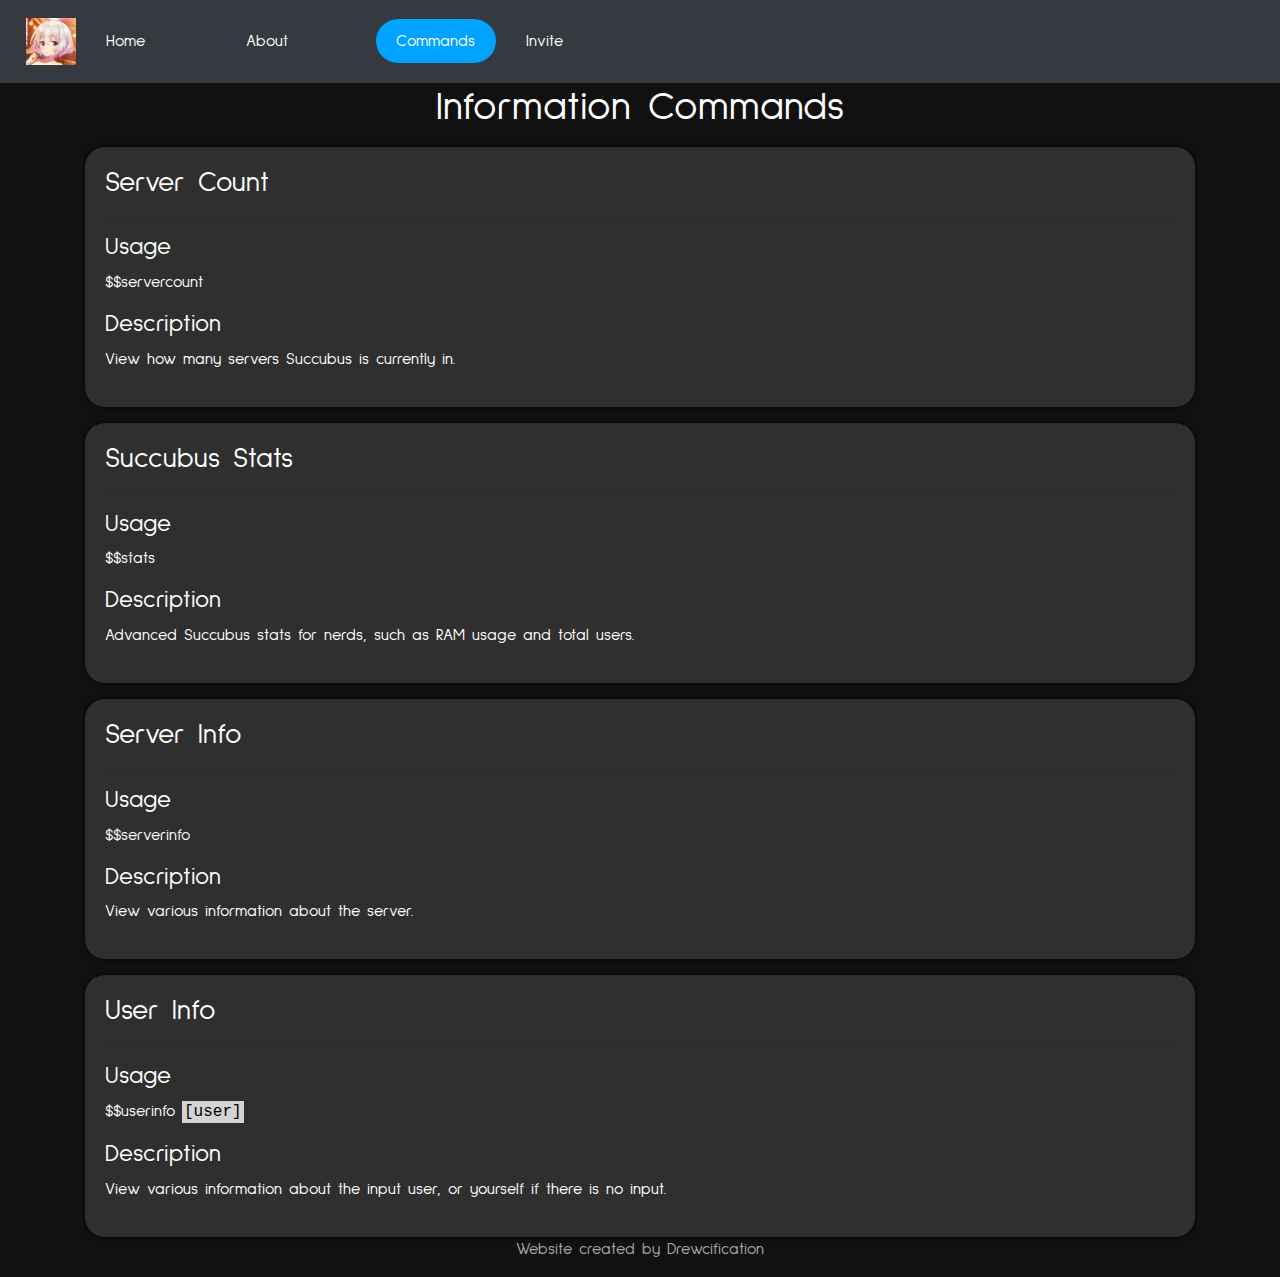
<file: info.html>
<!doctype html>
<html>
<head>
<meta charset="utf-8">
<title>Information Commands | Succubus</title>
<style>body{opacity:0%}</style>
<link href="https://fonts.googleapis.com/css?family=Sulphur+Point&display=swap" rel="stylesheet"> 
<link rel="stylesheet" href="https://stackpath.bootstrapcdn.com/bootstrap/4.4.1/css/bootstrap.min.css" integrity="sha384-Vkoo8x4CGsO3+Hhxv8T/Q5PaXtkKtu6ug5TOeNV6gBiFeWPGFN9MuhOf23Q9Ifjh" media="none" onload="this.media='all'" crossorigin="anonymous">
	<script src="https://code.jquery.com/jquery-3.4.1.slim.min.js" integrity="sha384-J6qa4849blE2+poT4WnyKhv5vZF5SrPo0iEjwBvKU7imGFAV0wwj1yYfoRSJoZ+n" crossorigin="anonymous" ></script>
<script src="https://cdn.jsdelivr.net/npm/popper.js@1.16.0/dist/umd/popper.min.js" integrity="sha384-Q6E9RHvbIyZFJoft+2mJbHaEWldlvI9IOYy5n3zV9zzTtmI3UksdQRVvoxMfooAo" crossorigin="anonymous" async></script>
<script src="https://stackpath.bootstrapcdn.com/bootstrap/4.4.1/js/bootstrap.min.js" integrity="sha384-wfSDF2E50Y2D1uUdj0O3uMBJnjuUD4Ih7YwaYd1iqfktj0Uod8GCExl3Og8ifwB6" crossorigin="anonymous" async></script>

<link rel="stylesheet" href="styles.css" media="none" onload="this.media='all'"/>
<link rel='icon' href='favicon.ico' type='image/x-icon'/ >
</head>

<body>
	<nav class="navbar navbar-expand-lg navbar-dark bg-dark">
		<a class="sb-header" href="index.html"><img class="nav-logo" src="succubus-logo.png"/></a>
		<button class="navbar-toggler" type="button" data-toggle="collapse" data-target="#navbarSupportedContent" aria-controls="navbarSupportedContent" aria-expanded="false" aria-label="Toggle navigation"><span class="navbar-toggler-icon"></span></button>
		<div class="collapse navbar-collapse" id="navbarSupportedContent">
		  <ul class="navbar-nav mr-auto">
			 <li class="nav-item active">
				<a class="sb-button" href="index.html">Home</a>
			 </li>
			 <li class="nav-item">
				<a class="sb-button" href="about.html">About</a>
			 </li>
			 <li class="nav-item dropdown">
				<a class="sb-button sb-button-active" href="#" id="navbarDropdown" role="button" data-toggle="dropdown" aria-haspopup="true" aria-expanded="false">
				Commands
				</a>
				<div class="dropdown-menu" aria-labelledby="navbarDropdown">
					<h4 class="sb-header">Categories</h4>
					<a class="sb-button" href="general.html">General</a>
					<a class="sb-button" href="moderation.html">Moderation</a>
					<a class="sb-button sb-button-active" href="info.html">Information</a>
					<a class="sb-button" href="starboard.html">Starboard</a>
					<a class="sb-button" href="reaction.html">Reaction</a>
					<a class="sb-button" href="donator.html">Donator</a>
				</div>
			 </li>
			 <li class = "nav-item">
				  <a class="sb-button" href="https://discordapp.com/oauth2/authorize?=&client_id=647231754851057674&scope=bot&permissions=2146958583" target="_blank">Invite</a>
			  </li>
		  </ul>
		</div>
	</nav>
	
		<div class="container">
			
			
			<h1 class="category-header">Information Commands</h1>
			
			<div class="command" id="info-servercount">
			  <h3 class="command-header">Server Count</h3>
				<hr class="category-header-hr"/>
				<h4>Usage</h4>
				<p class="command-usage">$$servercount</p>
				<h4>Description</h4>
				<p class="command-description">View how many servers Succubus is currently in.</p>
		  </div>
			
			<div class="command" id="info-stats">
			  <h3 class="command-header">Succubus Stats</h3>
				<hr class="category-header-hr"/>
				<h4>Usage</h4>
				<p class="command-usage">$$stats</p>
				<h4>Description</h4>
				<p class="command-description">Advanced Succubus stats for nerds, such as RAM usage and total users.</p>
		  </div>
		  
		  <div class="command" id="info-serverinfo">
			  <h3 class="command-header">Server Info</h3>
				<hr class="category-header-hr"/>
				<h4>Usage</h4>
				<p class="command-usage">$$serverinfo</p>
				<h4>Description</h4>
				<p class="command-description">View various information about the server.</p>
		  </div>
		  
		  <div class="command" id="info-userinfo">
			  <h3 class="command-header">User Info</h3>
				<hr class="category-header-hr"/>
				<h4>Usage</h4>
				<p class="command-usage">$$userinfo <span class="arg">[user]</span></p>
				<h4>Description</h4>
				<p class="command-description">View various information about the input user, or yourself if there is no input.</p>
		  </div>
			
			
		</div>
	
		<footer>
			<center><p class="footer-credit">Website created by Drewcification</p></center>
		</footer>
</body>
</html>
</file>
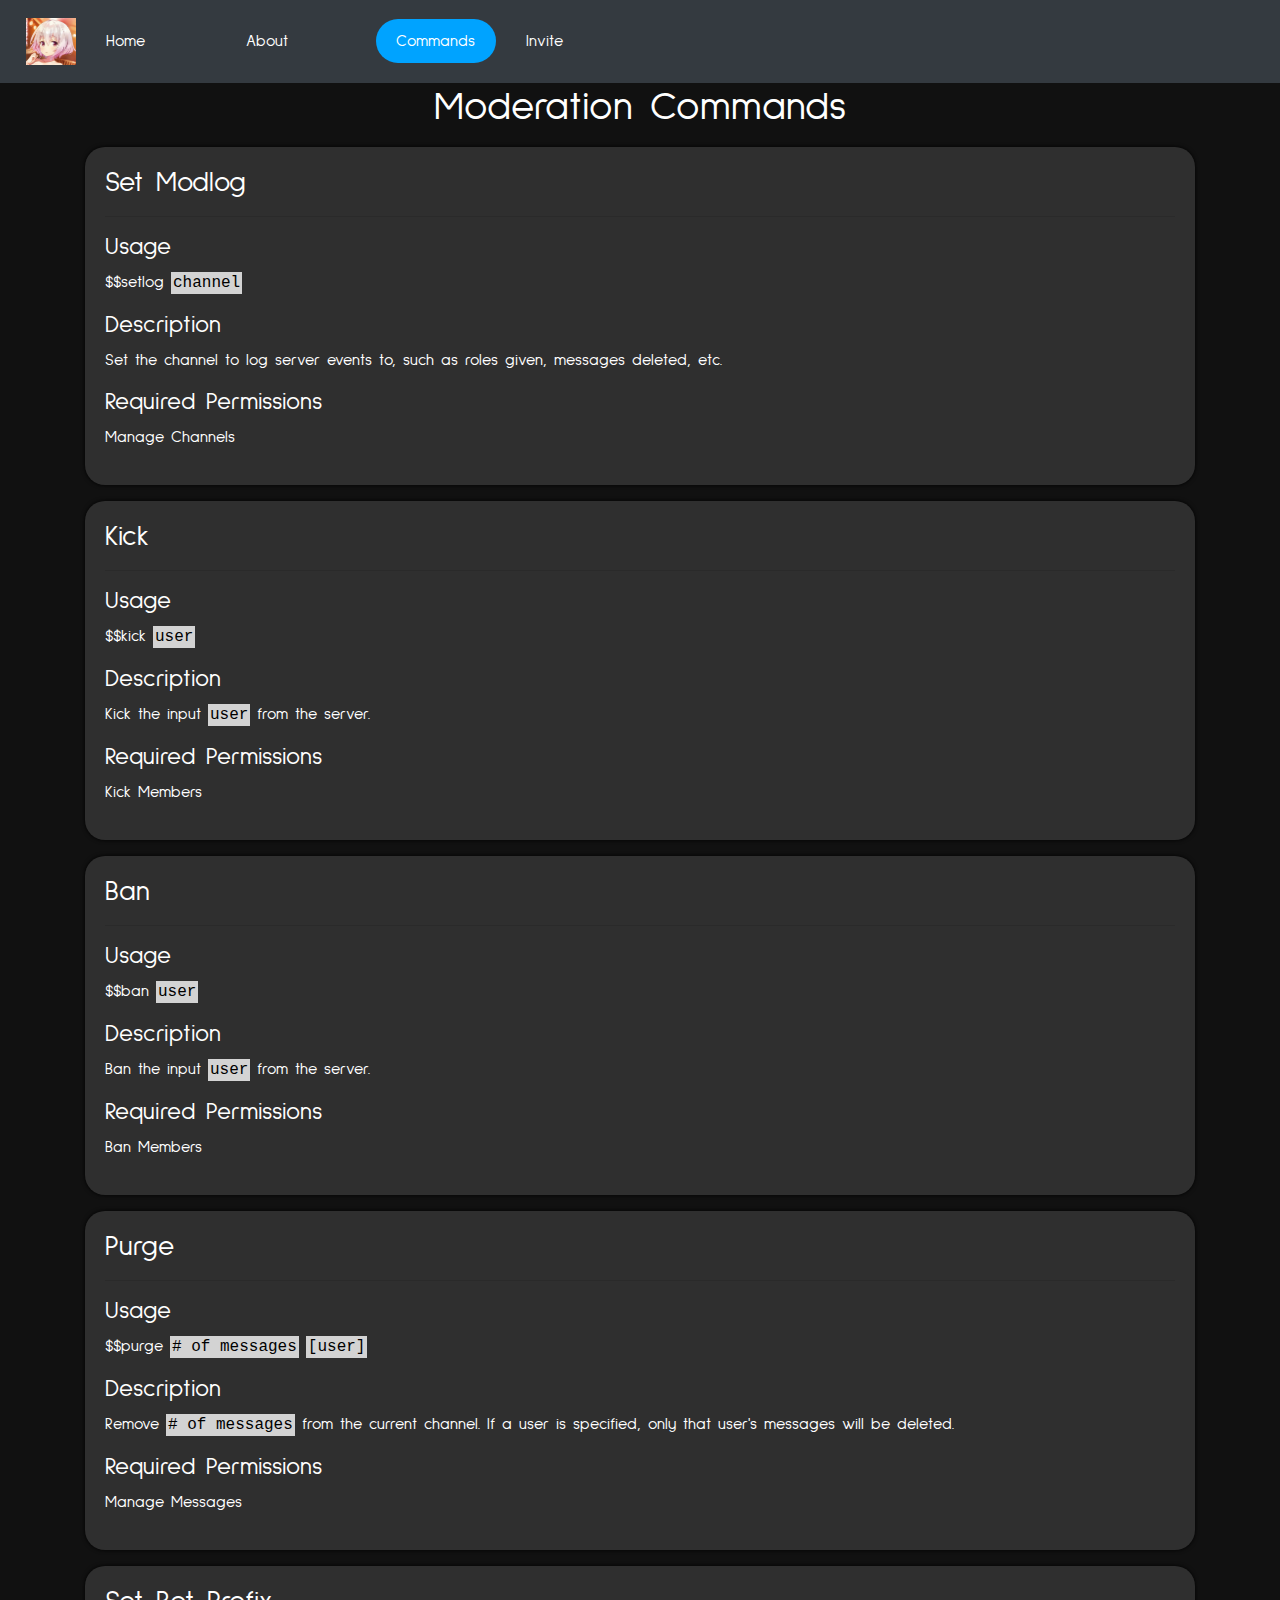
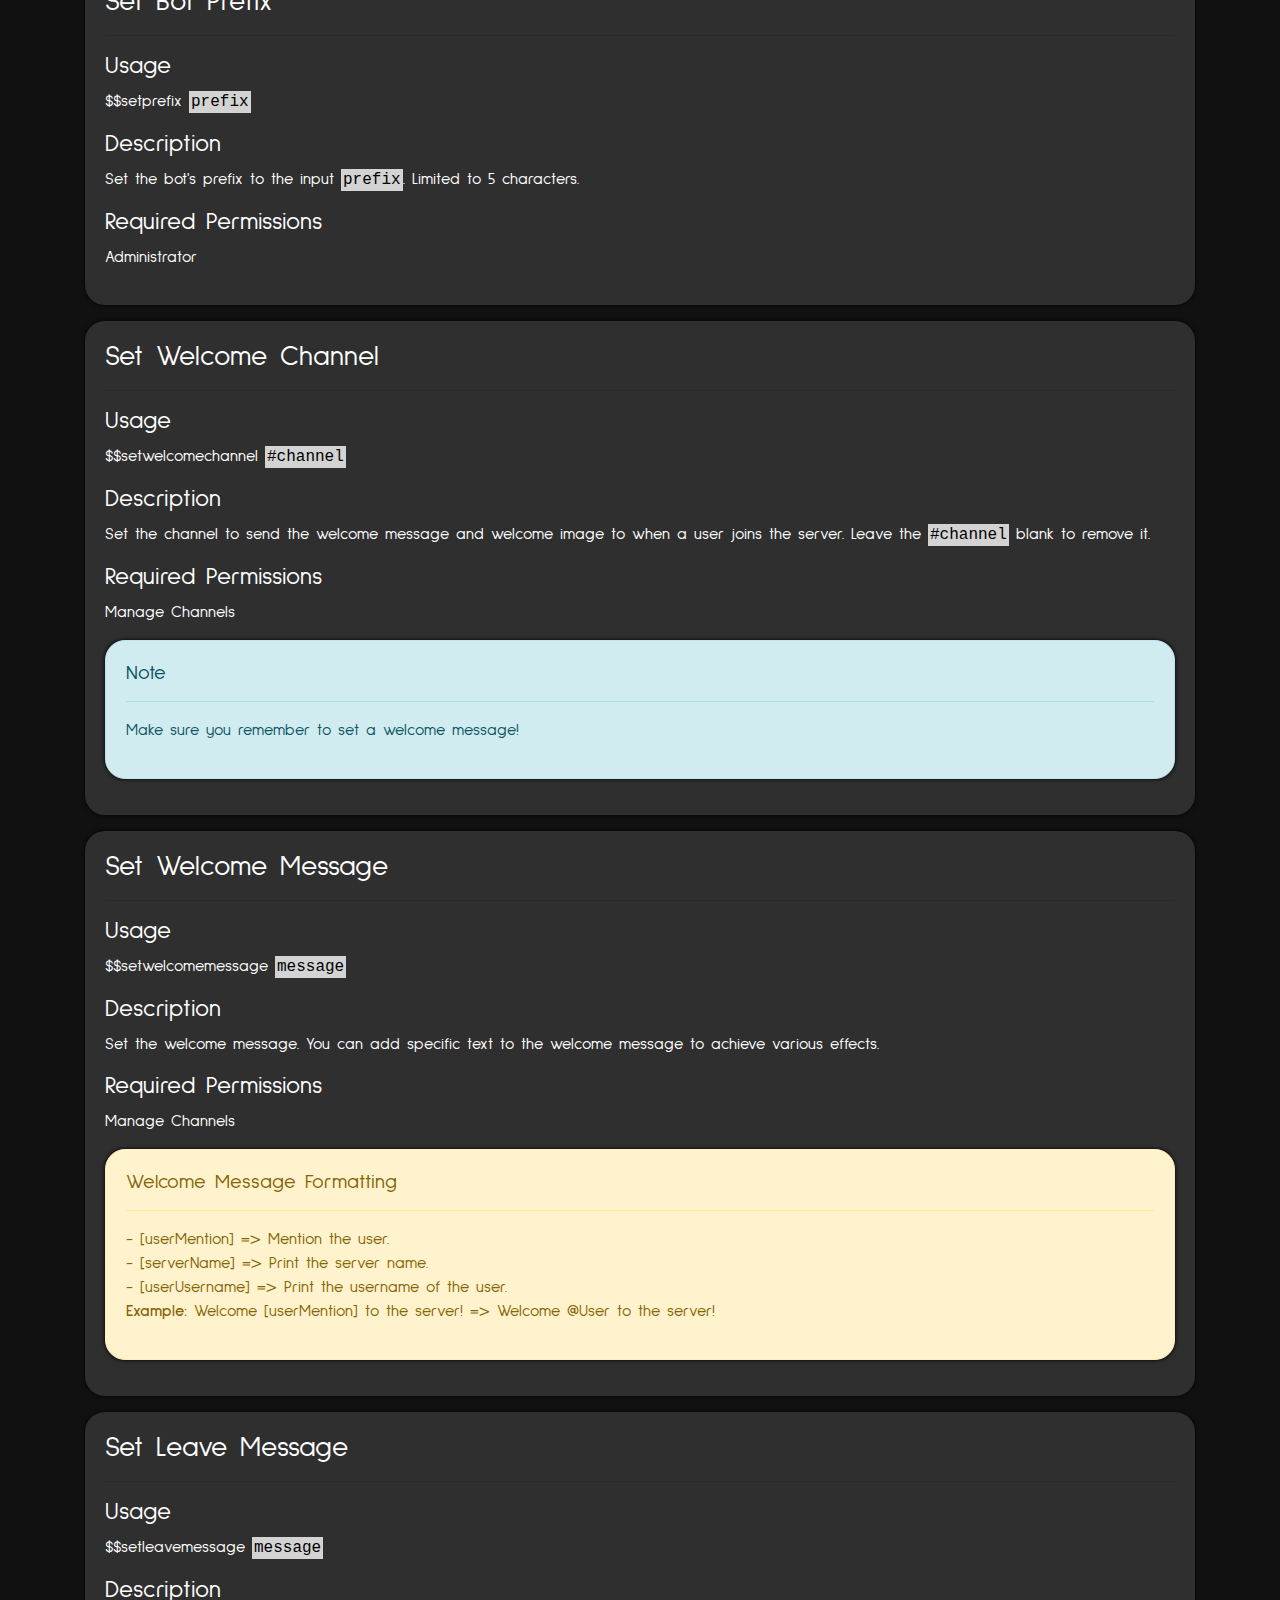
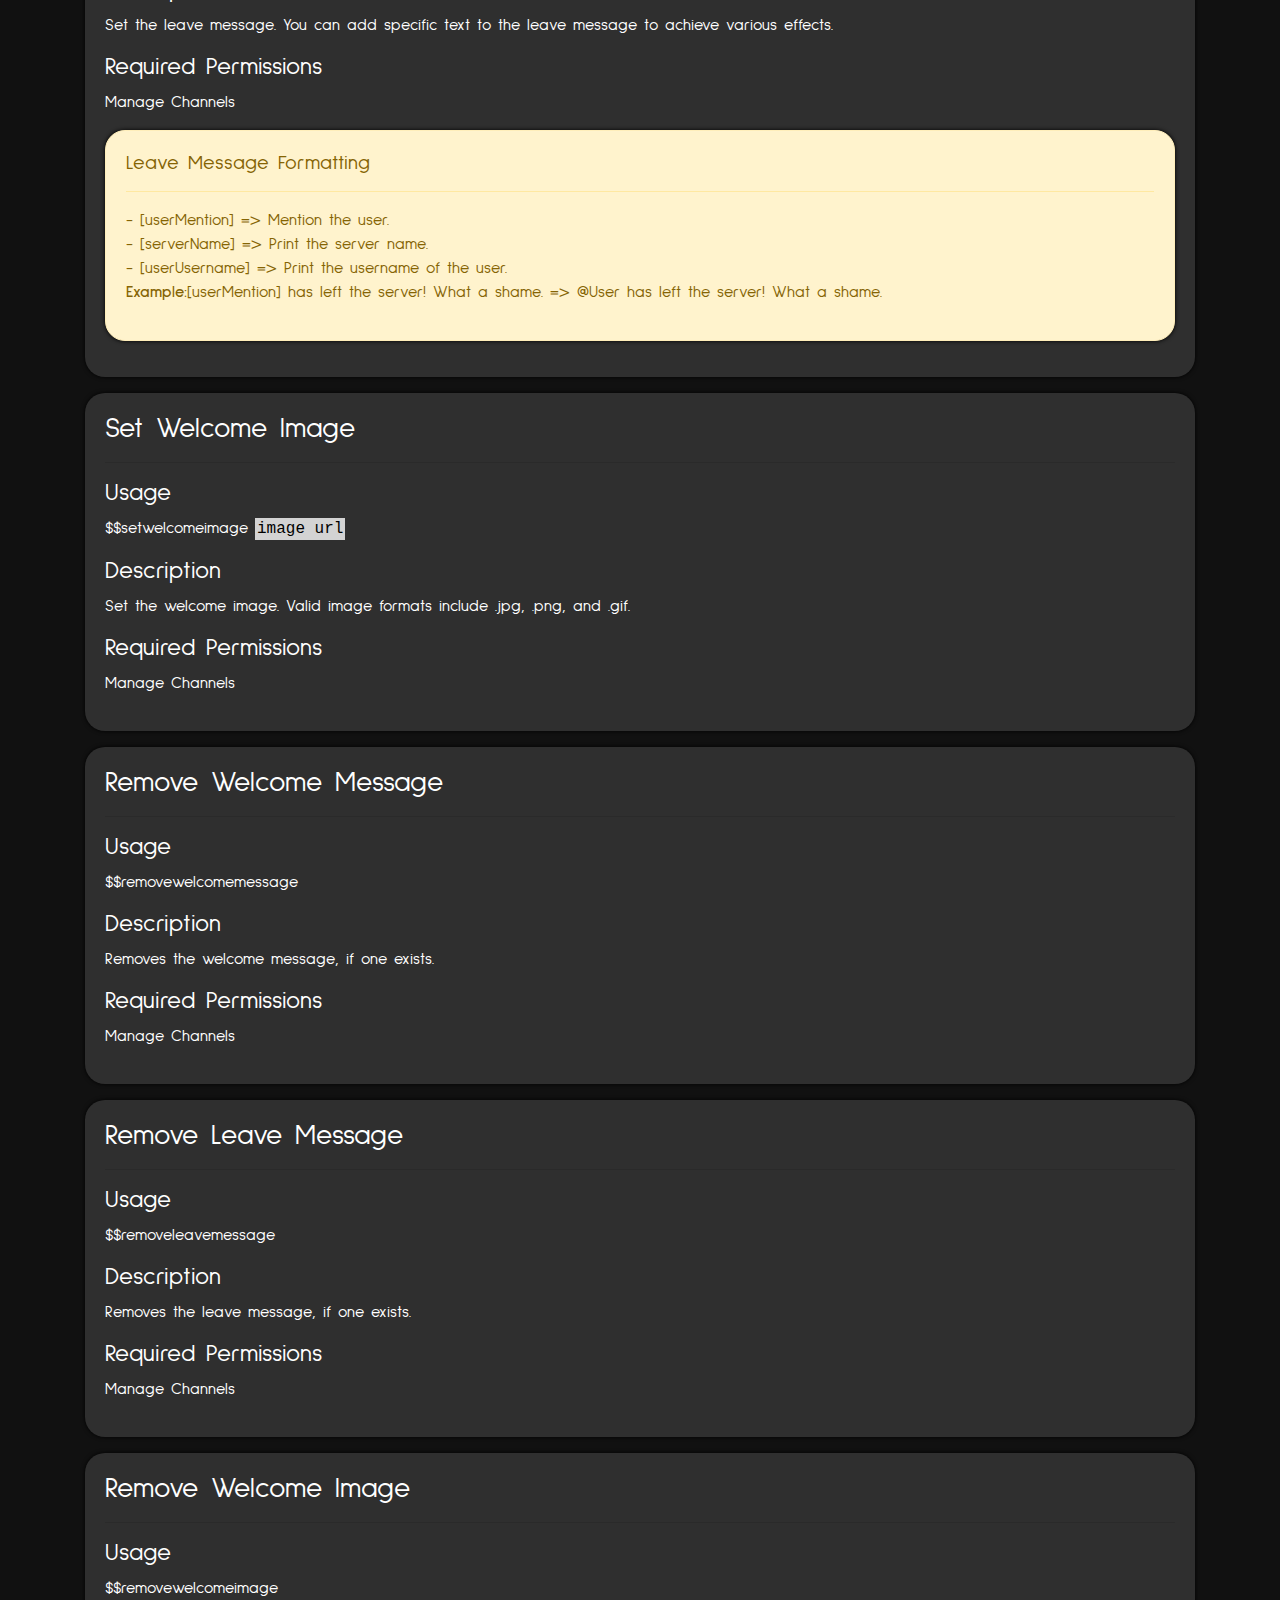
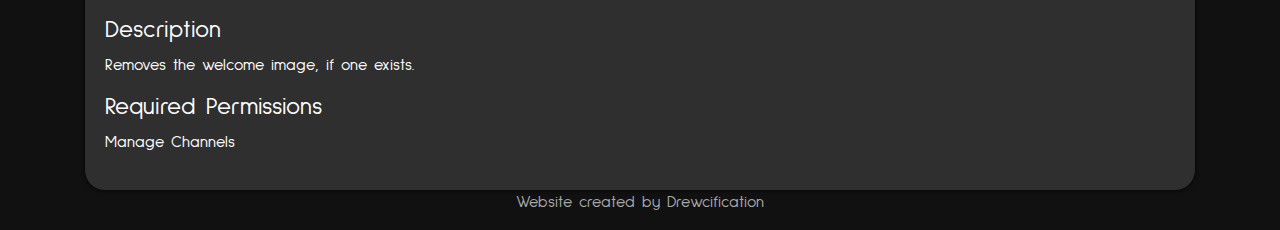
<file: moderation.html>
<!doctype html>
<html>
<head>
<meta charset="utf-8">
<title>Moderation Commands | Succubus</title>
<style>body{opacity:0%}</style>
<link href="https://fonts.googleapis.com/css?family=Sulphur+Point&display=swap" rel="stylesheet"> 
<link rel="stylesheet" href="https://stackpath.bootstrapcdn.com/bootstrap/4.4.1/css/bootstrap.min.css" integrity="sha384-Vkoo8x4CGsO3+Hhxv8T/Q5PaXtkKtu6ug5TOeNV6gBiFeWPGFN9MuhOf23Q9Ifjh" media="none" onload="this.media='all'" crossorigin="anonymous">
	<script src="https://code.jquery.com/jquery-3.4.1.slim.min.js" integrity="sha384-J6qa4849blE2+poT4WnyKhv5vZF5SrPo0iEjwBvKU7imGFAV0wwj1yYfoRSJoZ+n" crossorigin="anonymous" ></script>
<script src="https://cdn.jsdelivr.net/npm/popper.js@1.16.0/dist/umd/popper.min.js" integrity="sha384-Q6E9RHvbIyZFJoft+2mJbHaEWldlvI9IOYy5n3zV9zzTtmI3UksdQRVvoxMfooAo" crossorigin="anonymous" async></script>
<script src="https://stackpath.bootstrapcdn.com/bootstrap/4.4.1/js/bootstrap.min.js" integrity="sha384-wfSDF2E50Y2D1uUdj0O3uMBJnjuUD4Ih7YwaYd1iqfktj0Uod8GCExl3Og8ifwB6" crossorigin="anonymous" async></script>

<link rel="stylesheet" href="styles.css" media="none" onload="this.media='all'"/>
<link rel='icon' href='favicon.ico' type='image/x-icon'/ >
</head>

<body>
	<nav class="navbar navbar-expand-lg navbar-dark bg-dark">
		<a class="sb-header" href="index.html"><img class="nav-logo" src="succubus-logo.png"/></a>
		<button class="navbar-toggler" type="button" data-toggle="collapse" data-target="#navbarSupportedContent" aria-controls="navbarSupportedContent" aria-expanded="false" aria-label="Toggle navigation"><span class="navbar-toggler-icon"></span></button>
		<div class="collapse navbar-collapse" id="navbarSupportedContent">
		  <ul class="navbar-nav mr-auto">
			 <li class="nav-item active">
				<a class="sb-button" href="index.html">Home</a>
			 </li>
			 <li class="nav-item">
				<a class="sb-button" href="about.html">About</a>
			 </li>
			 <li class="nav-item dropdown">
				<a class="sb-button sb-button-active" href="#" id="navbarDropdown" role="button" data-toggle="dropdown" aria-haspopup="true" aria-expanded="false">
				Commands
				</a>
				<div class="dropdown-menu" aria-labelledby="navbarDropdown">
					<h4 class="sb-header">Categories</h4>
					<a class="sb-button" href="general.html">General</a>
					<a class="sb-button sb-button-active" href="moderation.html">Moderation</a>
					<a class="sb-button" href="info.html">Information</a>
					<a class="sb-button" href="starboard.html">Starboard</a>
					<a class="sb-button" href="reaction.html">Reaction</a>
					<a class="sb-button" href="donator.html">Donator</a>
				</div>
			 </li>
			 <li class = "nav-item">
				  <a class="sb-button" href="https://discordapp.com/oauth2/authorize?=&client_id=647231754851057674&scope=bot&permissions=2146958583" target="_blank">Invite</a>
			  </li>
		  </ul>
		</div>
	</nav>
	
		<div class="container">
			
			
			<h1 class="category-header">Moderation Commands</h1>
			
			<div class="command" id="mod-modlog">
				<h3 class="command-header">Set Modlog</h3>
				<hr class="category-header-hr"/>
				<h4>Usage</h4>
				<p class="command-usage">$$setlog <span class="arg">channel</span></p>
				<h4>Description</h4>
				<p class="command-description">Set the channel to log server events to, such as roles given, messages deleted, etc.</p>
				<h4>Required Permissions</h4>
				<p class="command-perms">Manage Channels</p>
			</div>
			
			<div class="command" id="mod-kick">
				<h3 class="command-header">Kick</h3>
				<hr class="category-header-hr"/>
				<h4>Usage</h4>
				<p class="command-usage">$$kick <span class="arg">user</span></p>
				<h4>Description</h4>
				<p class="command-description">Kick the input <span class="arg">user</span> from the server.</p>
				<h4>Required Permissions</h4>
				<p class="command-perms">Kick Members</p>
			</div>
			
			<div class="command" id="mod-ban">
				<h3 class="command-header">Ban</h3>
				<hr class="category-header-hr"/>
				<h4>Usage</h4>
				<p class="command-usage">$$ban <span class="arg">user</span></p>
				<h4>Description</h4>
				<p class="command-description">Ban the input <span class="arg">user</span> from the server.</p>
				<h4>Required Permissions</h4>
				<p class="command-perms">Ban Members</p>
			</div>
			
			<div class="command" id="mod-purge">
				<h3 class="command-header">Purge</h3>
				<hr class="category-header-hr"/>
				<h4>Usage</h4>
				<p class="command-usage">$$purge <span class="arg"># of messages</span> <span class="arg">[user]</span></p>
				<h4>Description</h4>
				<p class="command-description">Remove <span class="arg"># of messages</span> from the current channel. If a user is specified, only that user's messages will be deleted.</p>
				<h4>Required Permissions</h4>
				<p class="command-perms">Manage Messages</p>
			</div>
			
			<div class="command" id="mod-setprefix">
				<h3 class="command-header">Set Bot Prefix</h3>
				<hr class="category-header-hr"/>
				<h4>Usage</h4>
				<p class="command-usage">$$setprefix <span class="arg">prefix</span></p>
				<h4>Description</h4>
				<p class="command-description">Set the bot's prefix to the input <span class="arg">prefix</span>. Limited to 5 characters.</p>
				<h4>Required Permissions</h4>
				<p class="command-perms">Administrator</p>
			</div>
			
			<div class="command" id="mod-setwelcomechl">
				<h3 class="command-header">Set Welcome Channel</h3>
				<hr class="category-header-hr"/>
				<h4>Usage</h4>
				<p class="command-usage">$$setwelcomechannel <span class="arg">#channel</span></p>
				<h4>Description</h4>
				<p class="command-description">Set the channel to send the welcome message and welcome image to when a user joins the server. Leave the <span class="arg">#channel</span> blank to remove it.</p>
				<h4>Required Permissions</h4>
				<p class="command-perms">Manage Channels</p>
				<div class="alert alert-info">
					<h5 class="command-note-header">Note</h5>
					<hr>
					<p>Make sure you remember to set a welcome message!</p>
				</div>	
			</div>
			
			<div class="command" id="mod-setwelcomemsg">
				<h3 class="command-header">Set Welcome Message</h3>
				<hr class="category-header-hr"/>
				<h4>Usage</h4>
				<p class="command-usage">$$setwelcomemessage <span class="arg">message</span></p>
				<h4>Description</h4>
				<p class="command-description">Set the welcome message. You can add specific text to the welcome message to achieve various effects.</p>
				<h4>Required Permissions</h4>
				<p class="command-perms">Manage Channels</p>
				<div class="alert alert-warning">
					<h5 class="command-note-header">Welcome Message Formatting</h5>
					<hr>
					<p>- [userMention] => Mention the user.<br />
					- [serverName] => Print the server name.<br />
					- [userUsername] => Print the username of the user.<br />
					<b>Example:</b> Welcome [userMention] to the server! => Welcome @User to the server!</p>
				</div>	
			</div>
			
			<div class="command" id="mod-setleavemsg">
				<h3 class="command-header">Set Leave Message</h3>
				<hr class="category-header-hr"/>
				<h4>Usage</h4>
				<p class="command-usage">$$setleavemessage <span class="arg">message</span></p>
				<h4>Description</h4>
				<p class="command-description">Set the leave message. You can add specific text to the leave message to achieve various effects.</p>
				<h4>Required Permissions</h4>
				<p class="command-perms">Manage Channels</p>
				<div class="alert alert-warning">
					<h5 class="command-note-header">Leave Message Formatting</h5>
					<hr>
					<p>- [userMention] => Mention the user.<br />
					- [serverName] => Print the server name.<br />
					- [userUsername] => Print the username of the user.<br />
					<b>Example:</b>[userMention] has left the server! What a shame. => @User has left the server! What a shame.</p>
				</div>	
			</div>
			
			<div class="command" id="mod-setwelcomeimg">
				<h3 class="command-header">Set Welcome Image</h3>
				<hr class="category-header-hr"/>
				<h4>Usage</h4>
				<p class="command-usage">$$setwelcomeimage <span class="arg">image url</span></p>
				<h4>Description</h4>
				<p class="command-description">Set the welcome image. Valid image formats include .jpg, .png, and .gif.</p>
				<h4>Required Permissions</h4>
				<p class="command-perms">Manage Channels</p>			
			</div>
			
			<div class="command" id="mod-removewelcomemsg">
				<h3 class="command-header">Remove Welcome Message</h3>
				<hr class="category-header-hr"/>
				<h4>Usage</h4>
				<p class="command-usage">$$removewelcomemessage</p>
				<h4>Description</h4>
				<p class="command-description">Removes the welcome message, if one exists.</p>
				<h4>Required Permissions</h4>
				<p class="command-perms">Manage Channels</p>			
			</div>
			
			<div class="command" id="mod-removeleavemsg">
				<h3 class="command-header">Remove Leave Message</h3>
				<hr class="category-header-hr"/>
				<h4>Usage</h4>
				<p class="command-usage">$$removeleavemessage</p>
				<h4>Description</h4>
				<p class="command-description">Removes the leave message, if one exists.</p>
				<h4>Required Permissions</h4>
				<p class="command-perms">Manage Channels</p>			
			</div>
			
			<div class="command" id="mod-removewelcomeimg">
				<h3 class="command-header">Remove Welcome Image</h3>
				<hr class="category-header-hr"/>
				<h4>Usage</h4>
				<p class="command-usage">$$removewelcomeimage</p>
				<h4>Description</h4>
				<p class="command-description">Removes the welcome image, if one exists.</p>
				<h4>Required Permissions</h4>
				<p class="command-perms">Manage Channels</p>			
			</div>
			
			
		</div>
	
		<footer>
			<center><p class="footer-credit">Website created by Drewcification</p></center>
		</footer>
	</body>
</html>
</file>
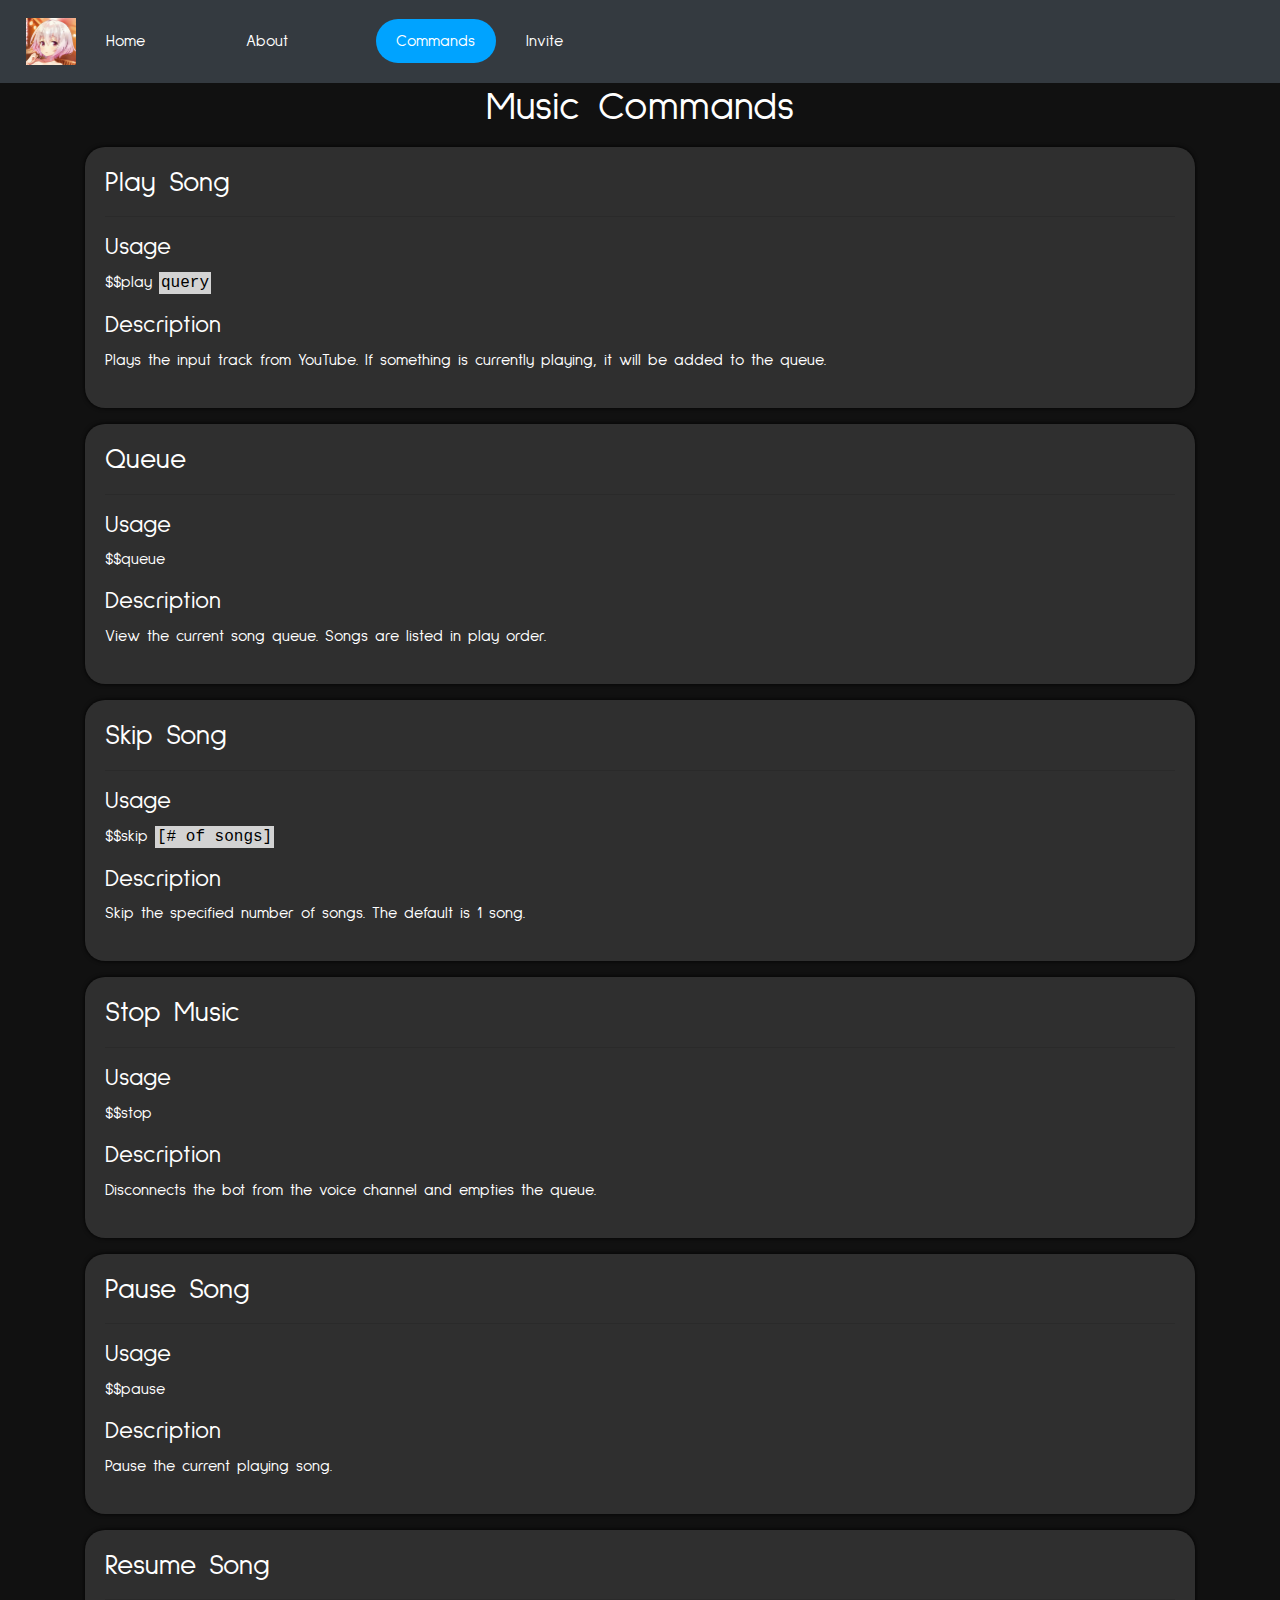
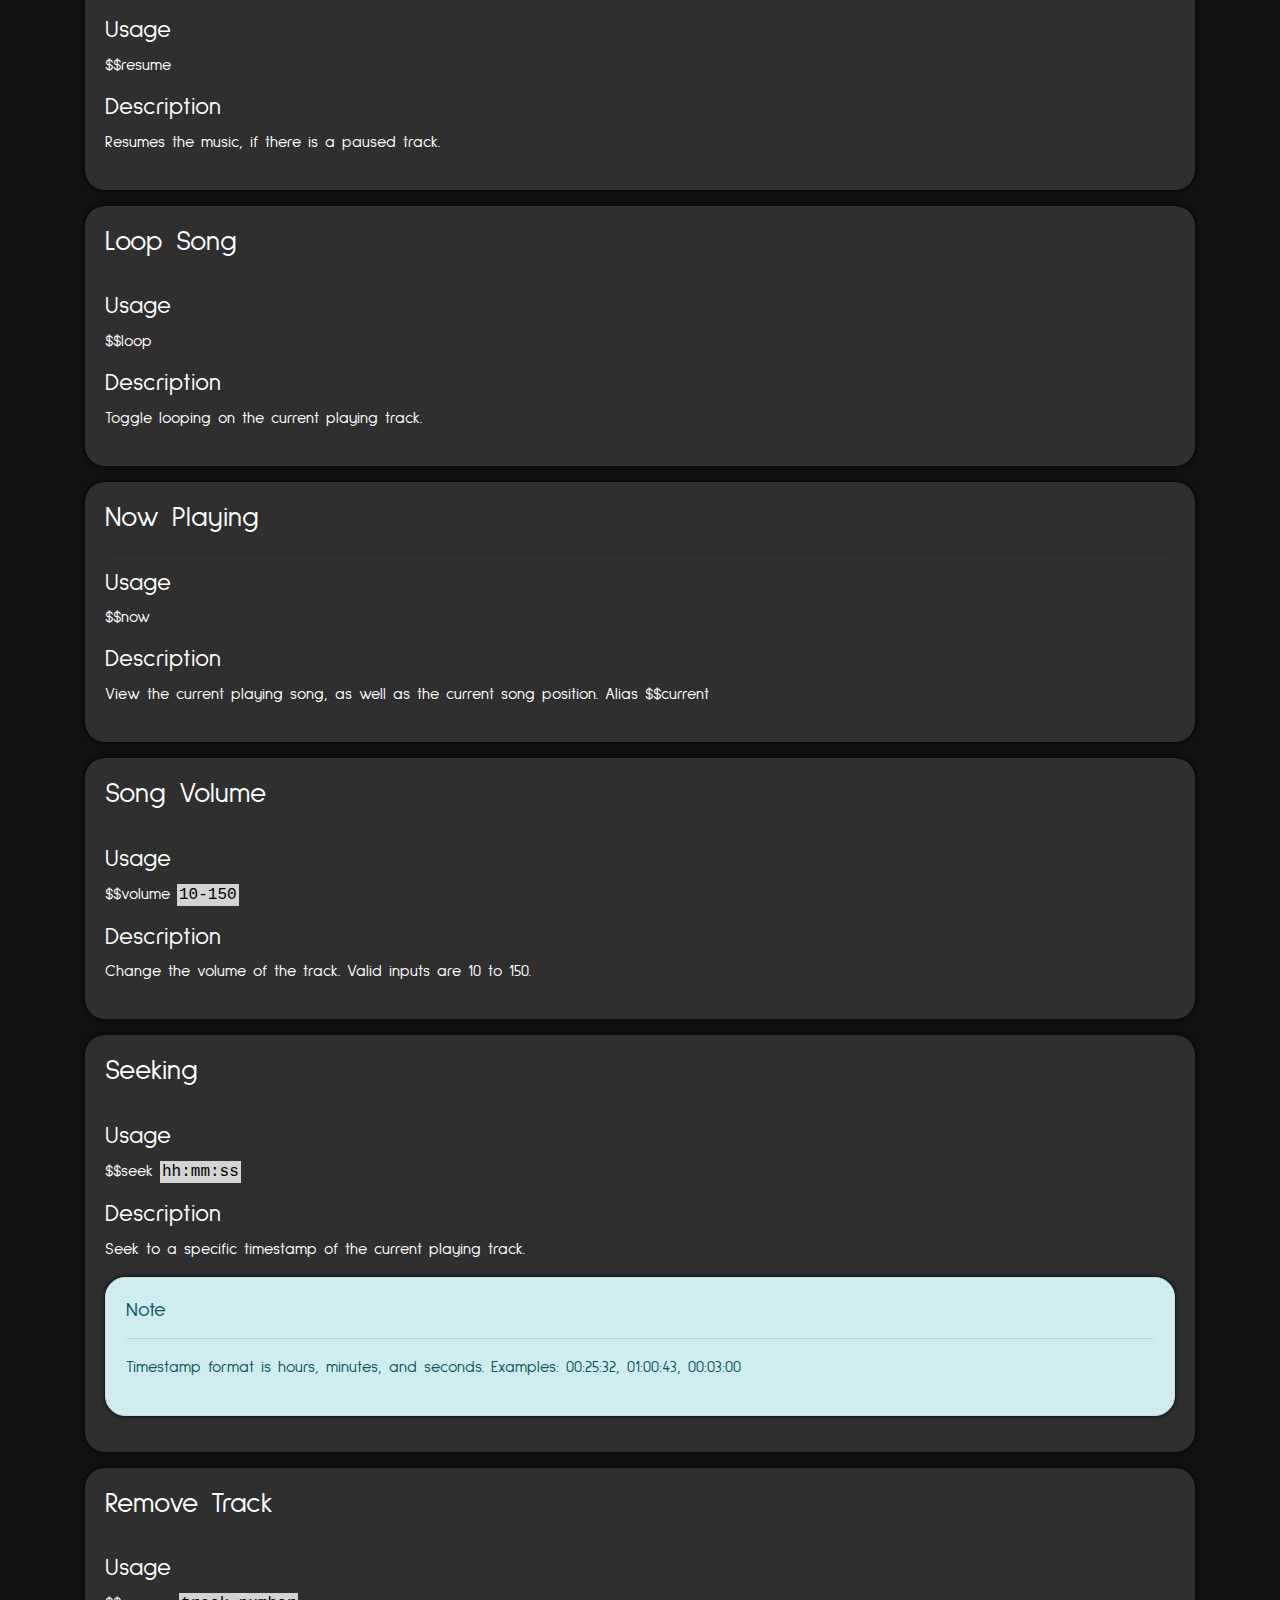
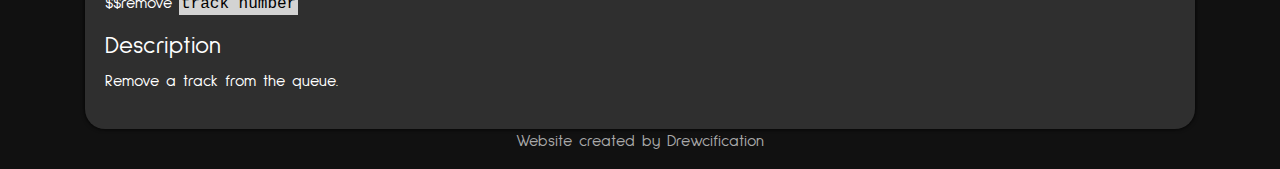
<file: music.html>
<!doctype html>
<html>
<head>
<meta charset="utf-8">
<title>Music Commands | Succubus</title>
<style>body{opacity:0%}</style>
<link href="https://fonts.googleapis.com/css?family=Sulphur+Point&display=swap" rel="stylesheet"> 
<link rel="stylesheet" href="https://stackpath.bootstrapcdn.com/bootstrap/4.4.1/css/bootstrap.min.css" integrity="sha384-Vkoo8x4CGsO3+Hhxv8T/Q5PaXtkKtu6ug5TOeNV6gBiFeWPGFN9MuhOf23Q9Ifjh" media="none" onload="this.media='all'" crossorigin="anonymous">
	<script src="https://code.jquery.com/jquery-3.4.1.slim.min.js" integrity="sha384-J6qa4849blE2+poT4WnyKhv5vZF5SrPo0iEjwBvKU7imGFAV0wwj1yYfoRSJoZ+n" crossorigin="anonymous" ></script>
<script src="https://cdn.jsdelivr.net/npm/popper.js@1.16.0/dist/umd/popper.min.js" integrity="sha384-Q6E9RHvbIyZFJoft+2mJbHaEWldlvI9IOYy5n3zV9zzTtmI3UksdQRVvoxMfooAo" crossorigin="anonymous" async></script>
<script src="https://stackpath.bootstrapcdn.com/bootstrap/4.4.1/js/bootstrap.min.js" integrity="sha384-wfSDF2E50Y2D1uUdj0O3uMBJnjuUD4Ih7YwaYd1iqfktj0Uod8GCExl3Og8ifwB6" crossorigin="anonymous" async></script>

<link rel="stylesheet" href="styles.css" media="none" onload="this.media='all'"/>
<link rel='icon' href='favicon.ico' type='image/x-icon'/ >
</head>

<body>
	<nav class="navbar navbar-expand-lg navbar-dark bg-dark">
		<a class="sb-header" href="index.html"><img class="nav-logo" src="succubus-logo.png"/></a>
		<button class="navbar-toggler" type="button" data-toggle="collapse" data-target="#navbarSupportedContent" aria-controls="navbarSupportedContent" aria-expanded="false" aria-label="Toggle navigation"><span class="navbar-toggler-icon"></span></button>
		<div class="collapse navbar-collapse" id="navbarSupportedContent">
		  <ul class="navbar-nav mr-auto">
			 <li class="nav-item active">
				<a class="sb-button" href="index.html">Home</a>
			 </li>
			 <li class="nav-item">
				<a class="sb-button" href="about.html">About</a>
			 </li>
			 <li class="nav-item dropdown">
				<a class="sb-button sb-button-active" href="#" id="navbarDropdown" role="button" data-toggle="dropdown" aria-haspopup="true" aria-expanded="false">
				Commands
				</a>
				<div class="dropdown-menu" aria-labelledby="navbarDropdown">
					<h4 class="sb-header">Categories</h4>
					<a class="sb-button" href="general.html">General</a>
					<a class="sb-button" href="moderation.html">Moderation</a>
					<a class="sb-button" href="info.html">Information</a>
					<a class="sb-button sb-button-active" href="music.html">Music</a>
					<a class="sb-button" href="starboard.html">Starboard</a>
					<a class="sb-button" href="reaction.html">Reaction</a>
					<a class="sb-button" href="donator.html">Donator</a>
				</div>
			 </li>
			 <li class = "nav-item">
				  <a class="sb-button" href="https://discordapp.com/oauth2/authorize?=&client_id=647231754851057674&scope=bot&permissions=2146958583" target="_blank">Invite</a>
			  </li>
		  </ul>
		</div>
	</nav>
	
		<div class="container">
			
			
			<h1 class="category-header">Music Commands</h1>
			
			<div class="command" id="music-play">
			  <h3 class="command-header">Play Song</h3>
				<hr class="category-header-hr"/>
				<h4>Usage</h4>
				<p class="command-usage">$$play <span class="arg">query</span></p>
				<h4>Description</h4>
				<p class="command-description">Plays the input track from YouTube. If something is currently playing, it will be added to the queue.</p>
		  </div>
			
			<div class="command" id="music-queue">
			  <h3 class="command-header">Queue</h3>
				<hr class="category-header-hr"/>
				<h4>Usage</h4>
				<p class="command-usage">$$queue</p>
				<h4>Description</h4>
				<p class="command-description">View the current song queue. Songs are listed in play order.</p>
		  </div>
		  
		  <div class="command" id="music-skip">
			  <h3 class="command-header">Skip Song</h3>
				<hr class="category-header-hr"/>
				<h4>Usage</h4>
				<p class="command-usage">$$skip <span class="arg">[# of songs]</span></p>
				<h4>Description</h4>
				<p class="command-description">Skip the specified number of songs. The default is 1 song.</p>
		  </div>
		  
		  <div class="command" id="music-stop">
			  <h3 class="command-header">Stop Music</h3>
				<hr class="category-header-hr"/>
				<h4>Usage</h4>
				<p class="command-usage">$$stop</p>
				<h4>Description</h4>
				<p class="command-description">Disconnects the bot from the voice channel and empties the queue.</p>
		  </div>
		  
		  <div class="command" id="music-pause">
			  <h3 class="command-header">Pause Song</h3>
				<hr class="category-header-hr"/>
				<h4>Usage</h4>
				<p class="command-usage">$$pause</p>
				<h4>Description</h4>
				<p class="command-description">Pause the current playing song.</p>
		  </div>
		  
		  <div class="command" id="music-resume">
			  <h3 class="command-header">Resume Song</h3>
				<hr class="category-header-hr"/>
				<h4>Usage</h4>
				<p class="command-usage">$$resume</p>
				<h4>Description</h4>
				<p class="command-description">Resumes the music, if there is a paused track.</p>
		  </div>
		  
		  <div class="command" id="music-loop">
			  <h3 class="command-header">Loop Song</h3>
				<hr class="category-header-hr"/>
				<h4>Usage</h4>
				<p class="command-usage">$$loop</p>
				<h4>Description</h4>
				<p class="command-description">Toggle looping on the current playing track.</p>
		  </div>
		  
		  <div class="command" id="music-now">
			  <h3 class="command-header">Now Playing</h3>
				<hr class="category-header-hr"/>
				<h4>Usage</h4>
				<p class="command-usage">$$now</p>
				<h4>Description</h4>
				<p class="command-description">View the current playing song, as well as the current song position. Alias $$current</p>
		  </div>
		  
		  <div class="command" id="music-volume">
			  <h3 class="command-header">Song Volume</h3>
				<hr class="category-header-hr"/>
				<h4>Usage</h4>
				<p class="command-usage">$$volume <span class="arg">10-150</span></p>
				<h4>Description</h4>
				<p class="command-description">Change the volume of the track. Valid inputs are 10 to 150.</p>
		  </div>
		  
		   <div class="command" id="music-seek">
			  <h3 class="command-header">Seeking</h3>
				<hr class="category-header-hr"/>
				<h4>Usage</h4>
				<p class="command-usage">$$seek <span class="arg">hh:mm:ss</span></p>
				<h4>Description</h4>
				<p class="command-description">Seek to a specific timestamp of the current playing track.</p>
				<div class="alert alert-info">
					<h5 class="command-note-header">Note</h5>
					<hr>
					<p>Timestamp format is hours, minutes, and seconds. Examples: 00:25:32, 01:00:43, 00:03:00</p>
				</div>
		  </div>
		  
		  <div class="command" id="music-remove">
			  <h3 class="command-header">Remove Track</h3>
				<hr class="category-header-hr"/>
				<h4>Usage</h4>
				<p class="command-usage">$$remove <span class="arg">track number</span></p>
				<h4>Description</h4>
				<p class="command-description">Remove a track from the queue.</p>
		  </div>
			
			
		</div>
	
		<footer>
			<center><p class="footer-credit">Website created by Drewcification</p></center>
		</footer>
</body>
</html>
</file>
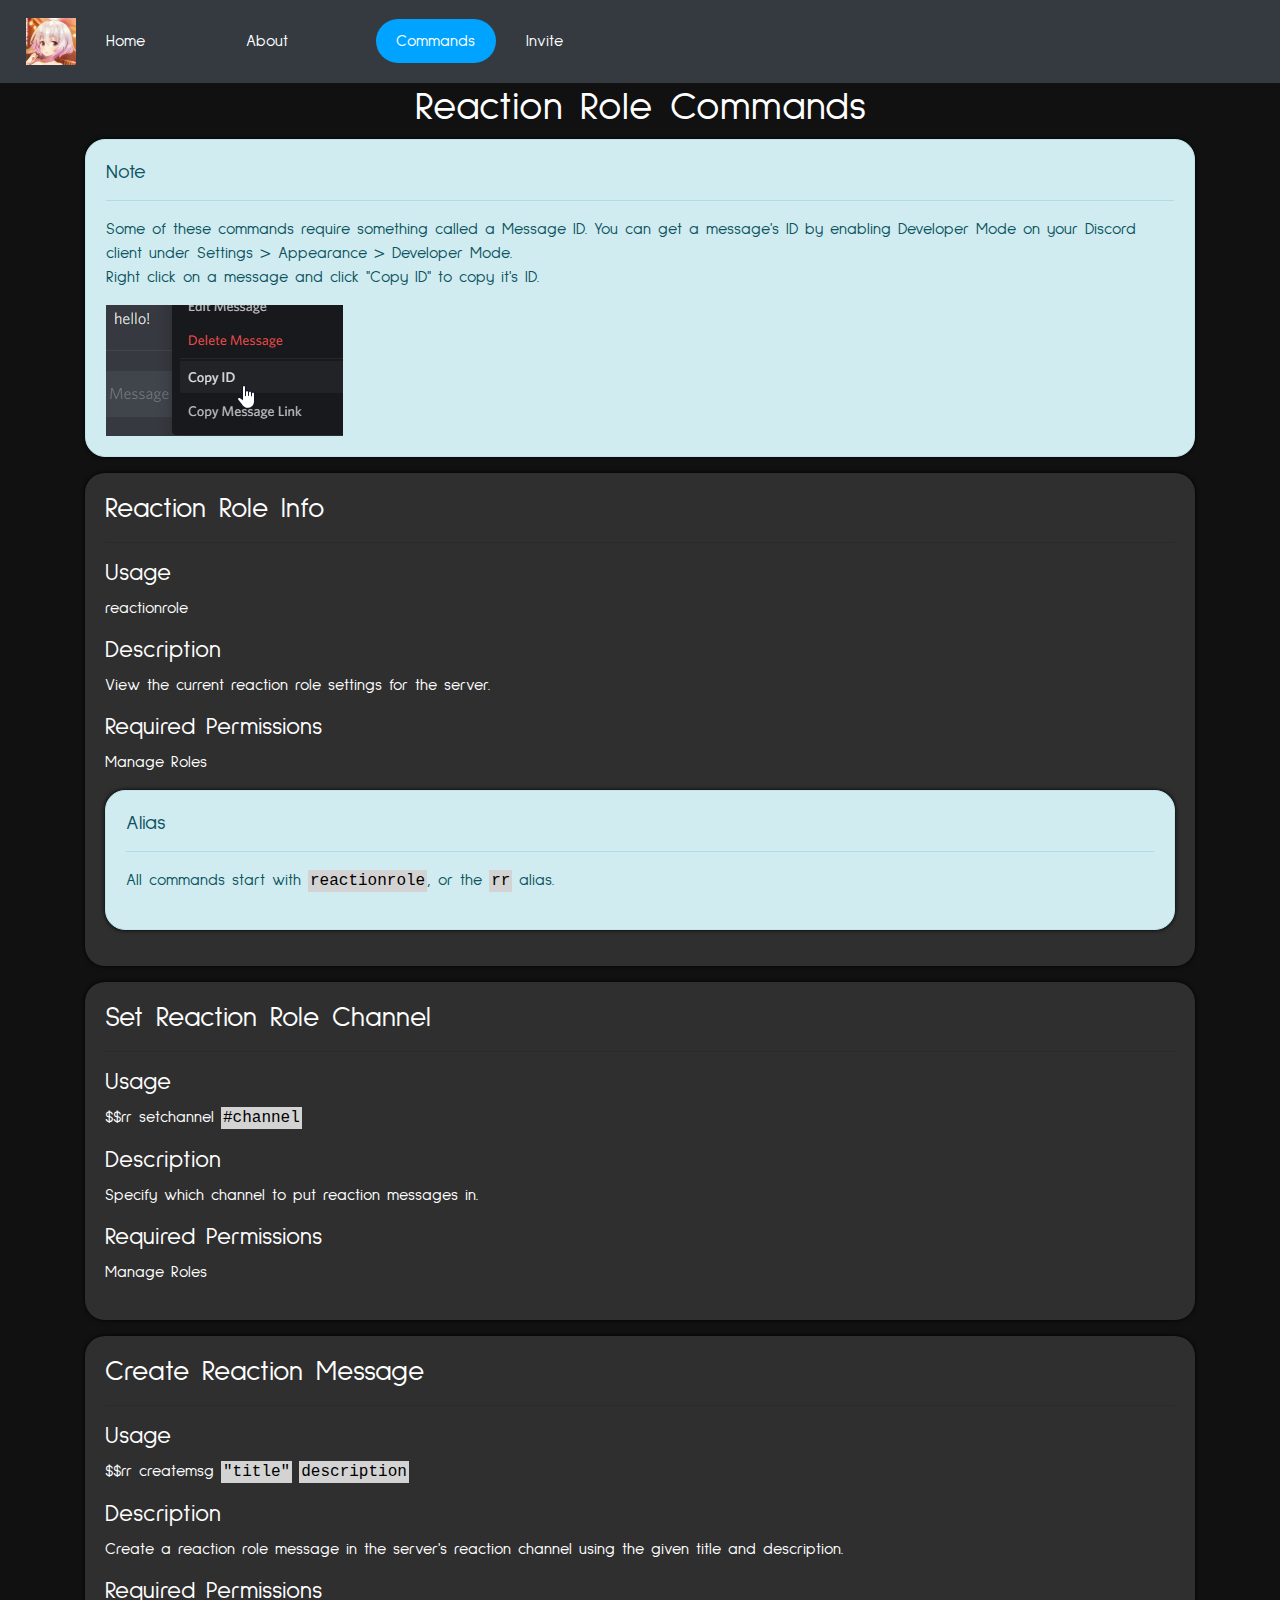
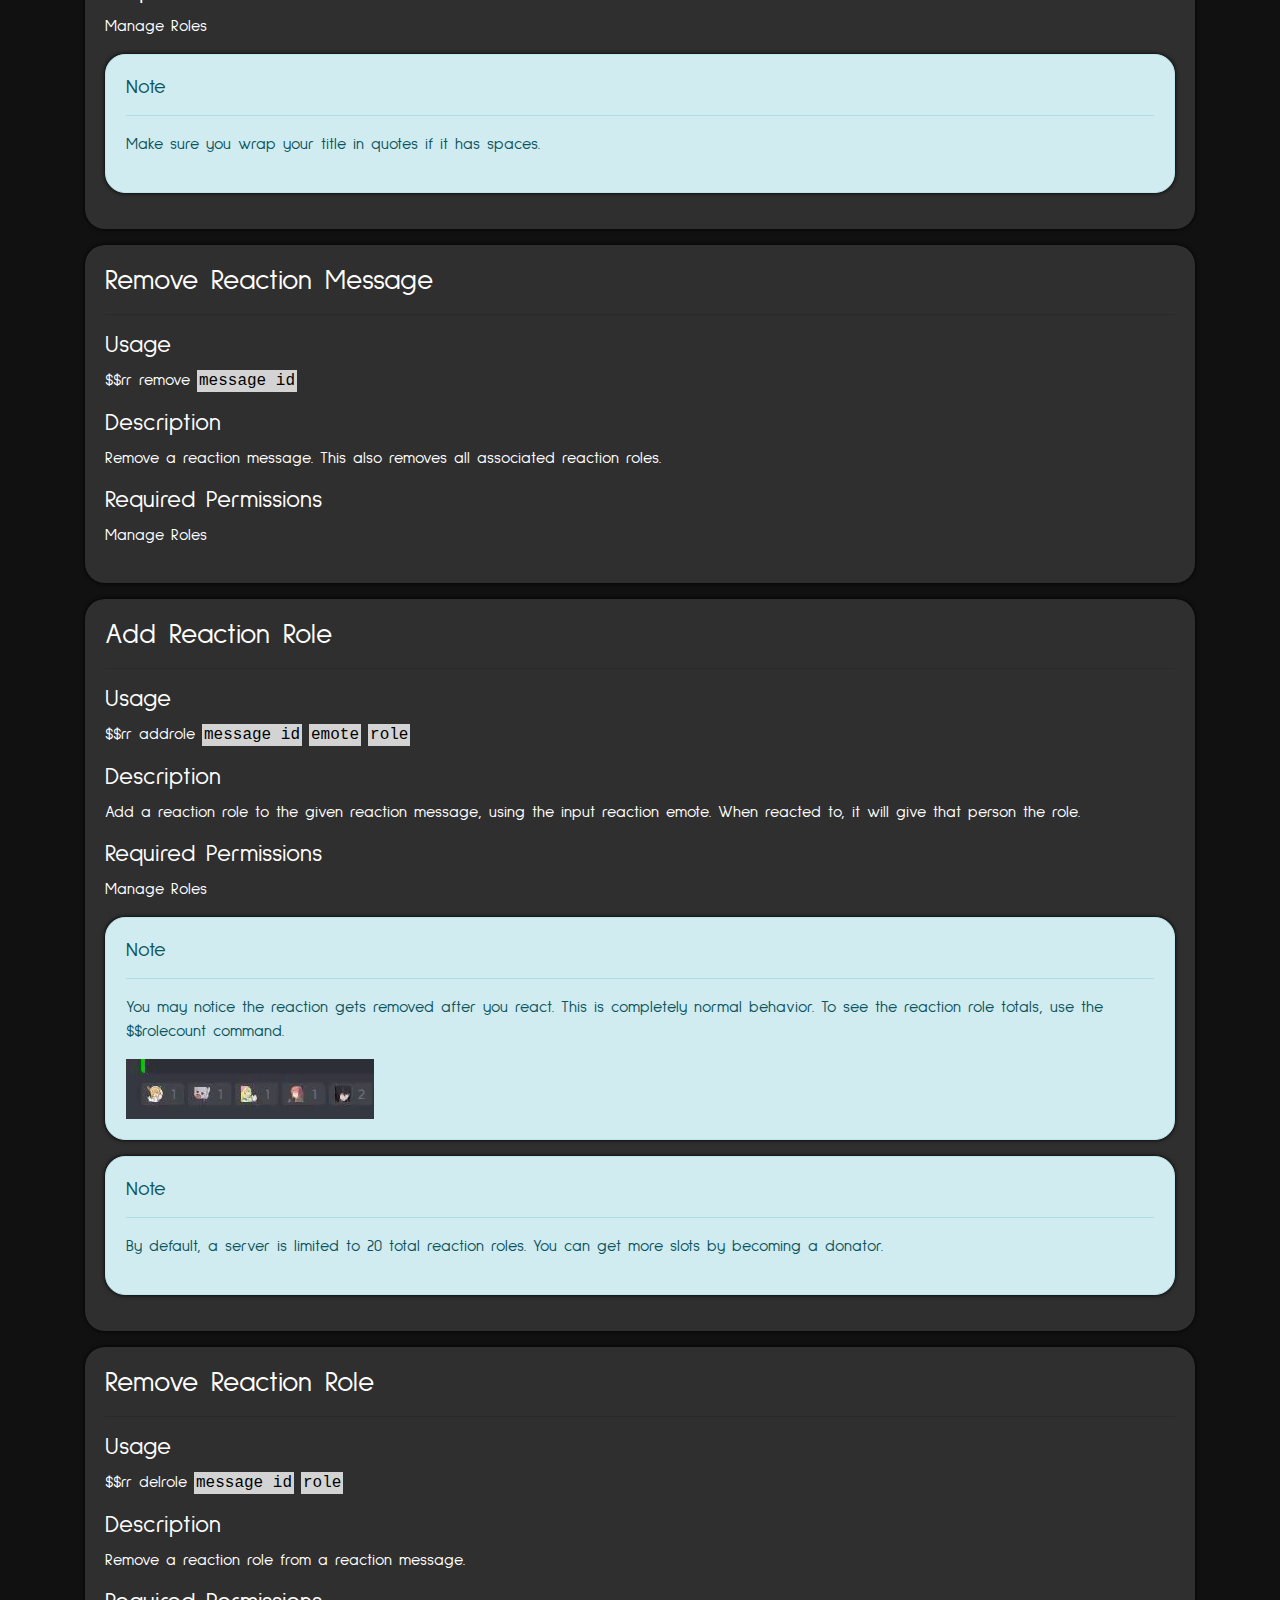
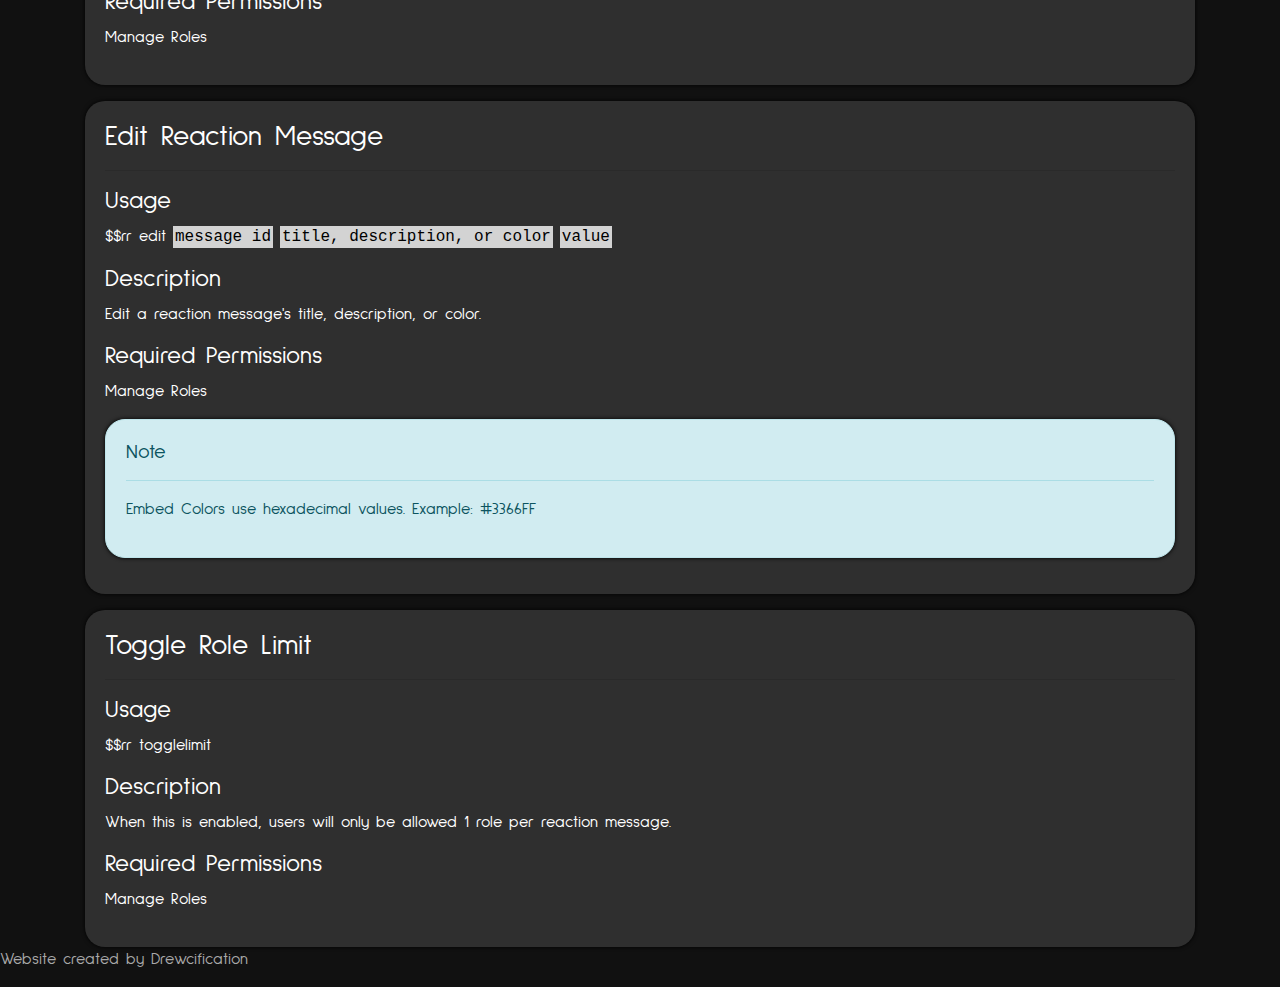
<file: reaction.html>
<!doctype html>
<html>
<head>
<meta charset="utf-8">
<title>Reaction Commands | Succubus</title>
<style>body{opacity:0%}</style>
<link href="https://fonts.googleapis.com/css?family=Sulphur+Point&display=swap" rel="stylesheet"> 
<link rel="stylesheet" href="https://stackpath.bootstrapcdn.com/bootstrap/4.4.1/css/bootstrap.min.css" integrity="sha384-Vkoo8x4CGsO3+Hhxv8T/Q5PaXtkKtu6ug5TOeNV6gBiFeWPGFN9MuhOf23Q9Ifjh" media="none" onload="this.media='all'" crossorigin="anonymous">
	<script src="https://code.jquery.com/jquery-3.4.1.slim.min.js" integrity="sha384-J6qa4849blE2+poT4WnyKhv5vZF5SrPo0iEjwBvKU7imGFAV0wwj1yYfoRSJoZ+n" crossorigin="anonymous" ></script>
<script src="https://cdn.jsdelivr.net/npm/popper.js@1.16.0/dist/umd/popper.min.js" integrity="sha384-Q6E9RHvbIyZFJoft+2mJbHaEWldlvI9IOYy5n3zV9zzTtmI3UksdQRVvoxMfooAo" crossorigin="anonymous" async></script>
<script src="https://stackpath.bootstrapcdn.com/bootstrap/4.4.1/js/bootstrap.min.js" integrity="sha384-wfSDF2E50Y2D1uUdj0O3uMBJnjuUD4Ih7YwaYd1iqfktj0Uod8GCExl3Og8ifwB6" crossorigin="anonymous" async></script>

<link rel="stylesheet" href="styles.css" media="none" onload="this.media='all'"/>

<link rel='icon' href='favicon.ico' type='image/x-icon'/ >
</head>

<body>
	<nav class="navbar navbar-expand-lg navbar-dark bg-dark">
		<a class="sb-header" href="index.html"><img class="nav-logo" src="succubus-logo.png"/></a>
		<button class="navbar-toggler" type="button" data-toggle="collapse" data-target="#navbarSupportedContent" aria-controls="navbarSupportedContent" aria-expanded="false" aria-label="Toggle navigation"><span class="navbar-toggler-icon"></span></button>
		<div class="collapse navbar-collapse" id="navbarSupportedContent">
		  <ul class="navbar-nav mr-auto">
			 <li class="nav-item active">
				<a class="sb-button" href="index.html">Home</a>
			 </li>
			 <li class="nav-item">
				<a class="sb-button" href="about.html">About</a>
			 </li>
			 <li class="nav-item dropdown">
				<a class="sb-button sb-button-active" href="#" id="navbarDropdown" role="button" data-toggle="dropdown" aria-haspopup="true" aria-expanded="false">
				Commands
				</a>
				<div class="dropdown-menu" aria-labelledby="navbarDropdown">
					<h4 class="sb-header">Categories</h4>
					<a class="sb-button" href="general.html">General</a>
					<a class="sb-button" href="moderation.html">Moderation</a>
					<a class="sb-button" href="info.html">Information</a>
					<a class="sb-button" href="starboard.html">Starboard</a>
					<a class="sb-button sb-button-active" href="reaction.html">Reaction</a>
					<a class="sb-button" href="donator.html">Donator</a>
				</div>
			 </li>
			 <li class = "nav-item">
				  <a class="sb-button" href="https://discordapp.com/oauth2/authorize?=&client_id=647231754851057674&scope=bot&permissions=2146958583" target="_blank">Invite</a>
			  </li>
		  </ul>
		</div>
	</nav>
	
		<div class="container">
			
			
			<h1 class="category-header">Reaction Role Commands</h1>
			
			<div class="alert alert-info">
					<h5 class="command-note-header">Note</h5>
					<hr>
					<p>Some of these commands require something called a Message ID. You can get a message's ID by enabling Developer Mode on your Discord client under Settings > Appearance > Developer Mode. <br />Right click on a message and click "Copy ID" to copy it's ID.</p>
					<img src="copyid.png"></img>
				</div>
				
			<div class="command" id="react-info">
			  <h3 class="command-header">Reaction Role Info</h3>
				<hr class="category-header-hr"/>
				<h4>Usage</h4>
				<p class="command-usage">reactionrole</p>
				<h4>Description</h4>
				<p class="command-description">View the current reaction role settings for the server.</p>
				<h4>Required Permissions</h4>
				<p class="command-perms">Manage Roles</p>
				<div class="alert alert-info">
					<h5 class="command-note-header">Alias</h5>
					<hr>
					<p>All commands start with <span class="arg">reactionrole</span>, or the <span class="arg">rr</span> alias.</p>
				</div>
		  </div>
			
		  <div class="command" id="react-setchannel">
				<h3 class="command-header">Set Reaction Role Channel</h3>
				<hr class="category-header-hr"/>
				<h4>Usage</h4>
				<p class="command-usage">$$rr setchannel <span class="arg">#channel</span></p>
				<h4>Description</h4>
				<p class="command-description">Specify which channel to put reaction messages in.</p>
				<h4>Required Permissions</h4>
				<p class="command-perms">Manage Roles</p>
			</div>
			
			<div class="command" id="react-createmsg">
				<h3 class="command-header">Create Reaction Message</h3>
				<hr class="category-header-hr"/>
				<h4>Usage</h4>
				<p class="command-usage">$$rr createmsg <span class="arg">"title"</span> <span class="arg">description</span></p>
				<h4>Description</h4>
				<p class="command-description">Create a reaction role message in the server's reaction channel using the given title and description.</p>
				<h4>Required Permissions</h4>
				<p class="command-perms">Manage Roles</p>
				<div class="alert alert-info">
					<h5 class="command-note-header">Note</h5>
					<hr>
					<p>Make sure you wrap your title in quotes if it has spaces.</p>
				</div>
			</div>
			
			<div class="command" id="react-removemsg">
				<h3 class="command-header">Remove Reaction Message</h3>
				<hr class="category-header-hr"/>
				<h4>Usage</h4>
				<p class="command-usage">$$rr remove <span class="arg">message id</span></p>
				<h4>Description</h4>
				<p class="command-description">Remove a reaction message. This also removes all associated reaction roles.</p>
				<h4>Required Permissions</h4>
				<p class="command-perms">Manage Roles</p>
				
			</div>
			
			<div class="command" id="react-addrole">
				<h3 class="command-header">Add Reaction Role</h3>
				<hr class="category-header-hr"/>
				<h4>Usage</h4>
				<p class="command-usage">$$rr addrole <span class="arg">message id</span> <span class="arg">emote</span> <span class="arg">role</span></p>
				<h4>Description</h4>
				<p class="command-description">Add a reaction role to the given reaction message, using the input reaction emote. When reacted to, it will give that person the role.</p>
				<h4>Required Permissions</h4>
				<p class="command-perms">Manage Roles</p>
				<div class="alert alert-info">
					<h5 class="command-note-header">Note</h5>
					<hr>
					<p>You may notice the reaction gets removed after you react. This is completely normal behavior. To see the reaction role totals, use the $$rolecount command.</p>
					<img src="react.gif"></img>
				</div>
				
				<div class="alert alert-info">
					<h5 class="command-note-header">Note</h5>
					<hr>
					<p>By default, a server is limited to 20 total reaction roles. You can get more slots by becoming a donator.</p>
				</div>
				
			</div>
			
			<div class="command" id="react-delrole">
				<h3 class="command-header">Remove Reaction Role</h3>
				<hr class="category-header-hr"/>
				<h4>Usage</h4>
				<p class="command-usage">$$rr delrole <span class="arg">message id</span> <span class="arg">role</span></p>
				<h4>Description</h4>
				<p class="command-description">Remove a reaction role from a reaction message.</p>
				<h4>Required Permissions</h4>
				<p class="command-perms">Manage Roles</p>
				
			</div>
			
			<div class="command" id="react-edit">
				<h3 class="command-header">Edit Reaction Message</h3>
				<hr class="category-header-hr"/>
				<h4>Usage</h4>
				<p class="command-usage">$$rr edit <span class="arg">message id</span> <span class="arg">title, description, or color</span> <span class="arg">value</span></p>
				<h4>Description</h4>
				<p class="command-description">Edit a reaction message's title, description, or color.</p>
				<h4>Required Permissions</h4>
				<p class="command-perms">Manage Roles</p>
				<div class="alert alert-info">
					<h5 class="command-note-header">Note</h5>
					<hr>
					<p>Embed Colors use hexadecimal values. Example: #3366FF</p>
				</div>
			</div>
			
			<div class="command" id="react-toggle">
				<h3 class="command-header">Toggle Role Limit</h3>
				<hr class="category-header-hr"/>
				<h4>Usage</h4>
				<p class="command-usage">$$rr togglelimit</p>
				<h4>Description</h4>
				<p class="command-description">When this is enabled, users will only be allowed 1 role per reaction message.</p>
				<h4>Required Permissions</h4>
				<p class="command-perms">Manage Roles</p>
				
			</div>
			
			
</div>
	
		<footer>
			<p class="footer-credit">Website created by Drewcification</p>
		</footer>
</body>
</html>
</file>
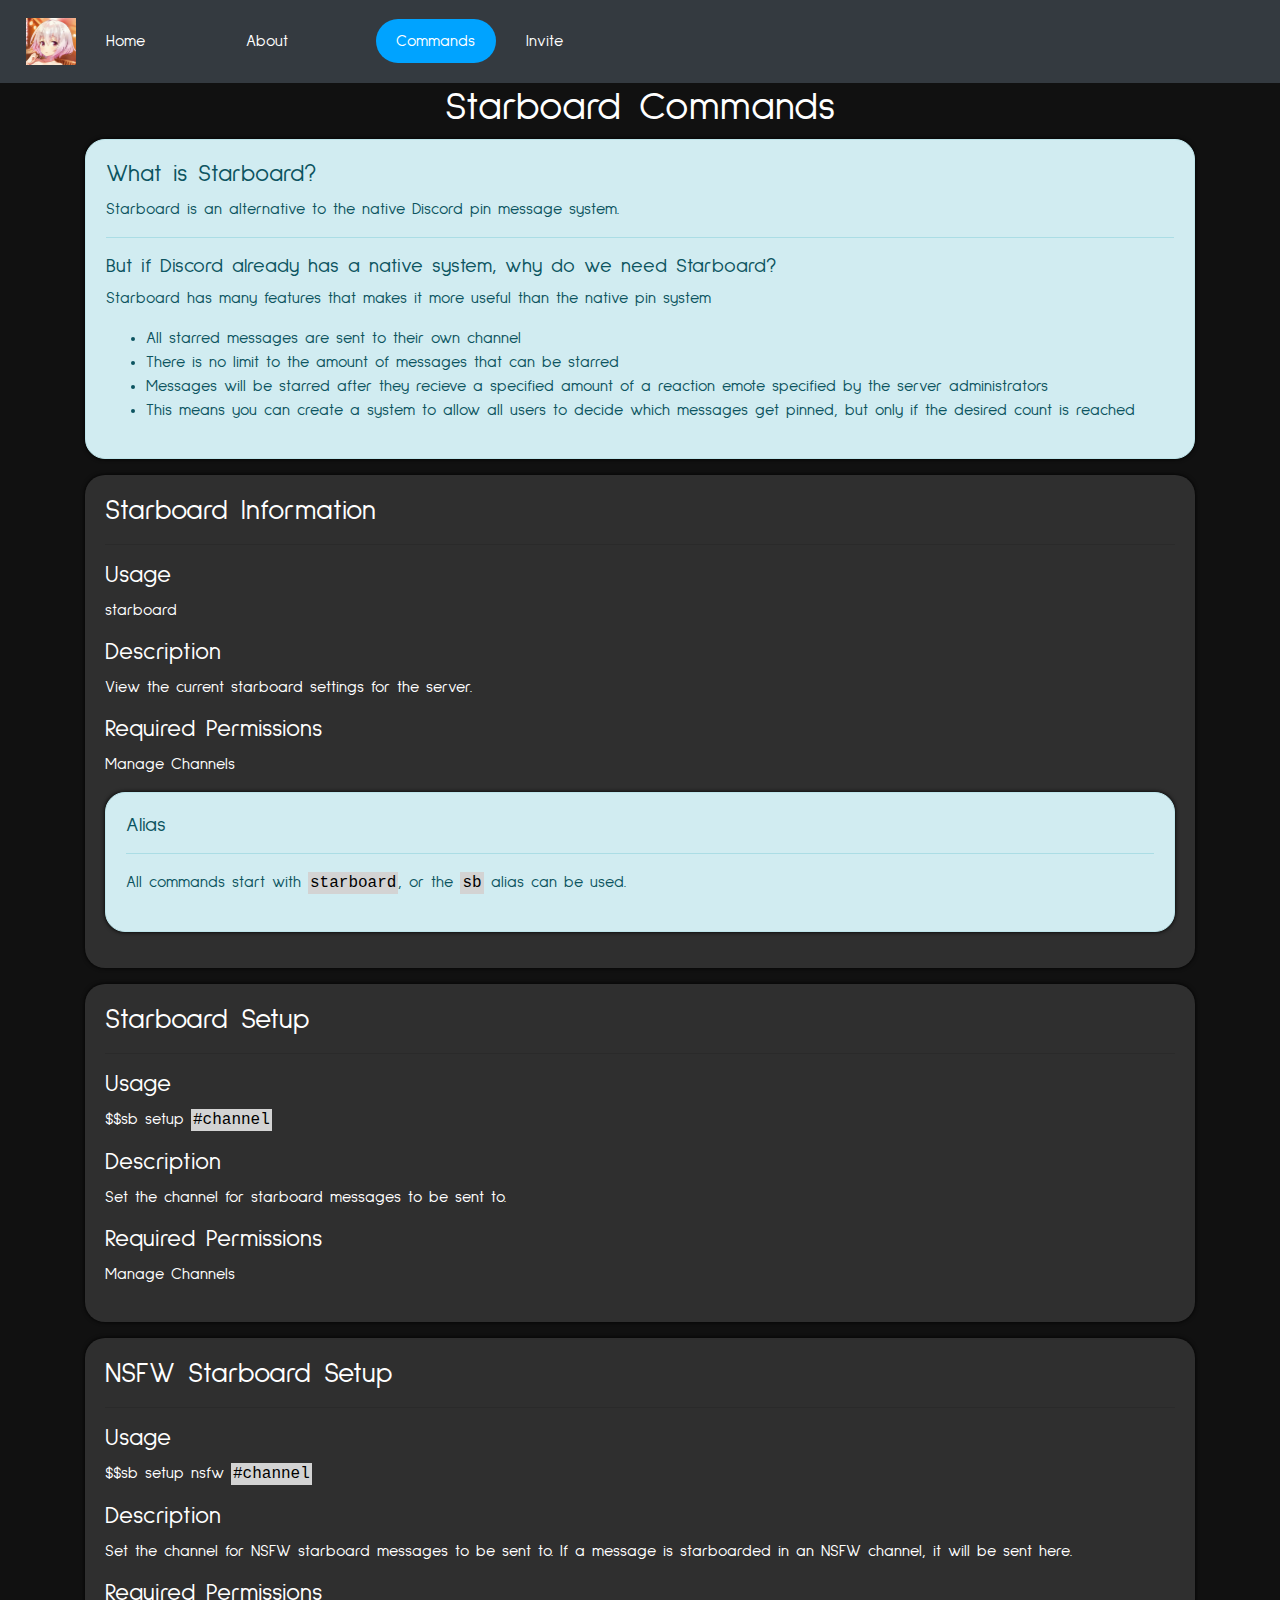
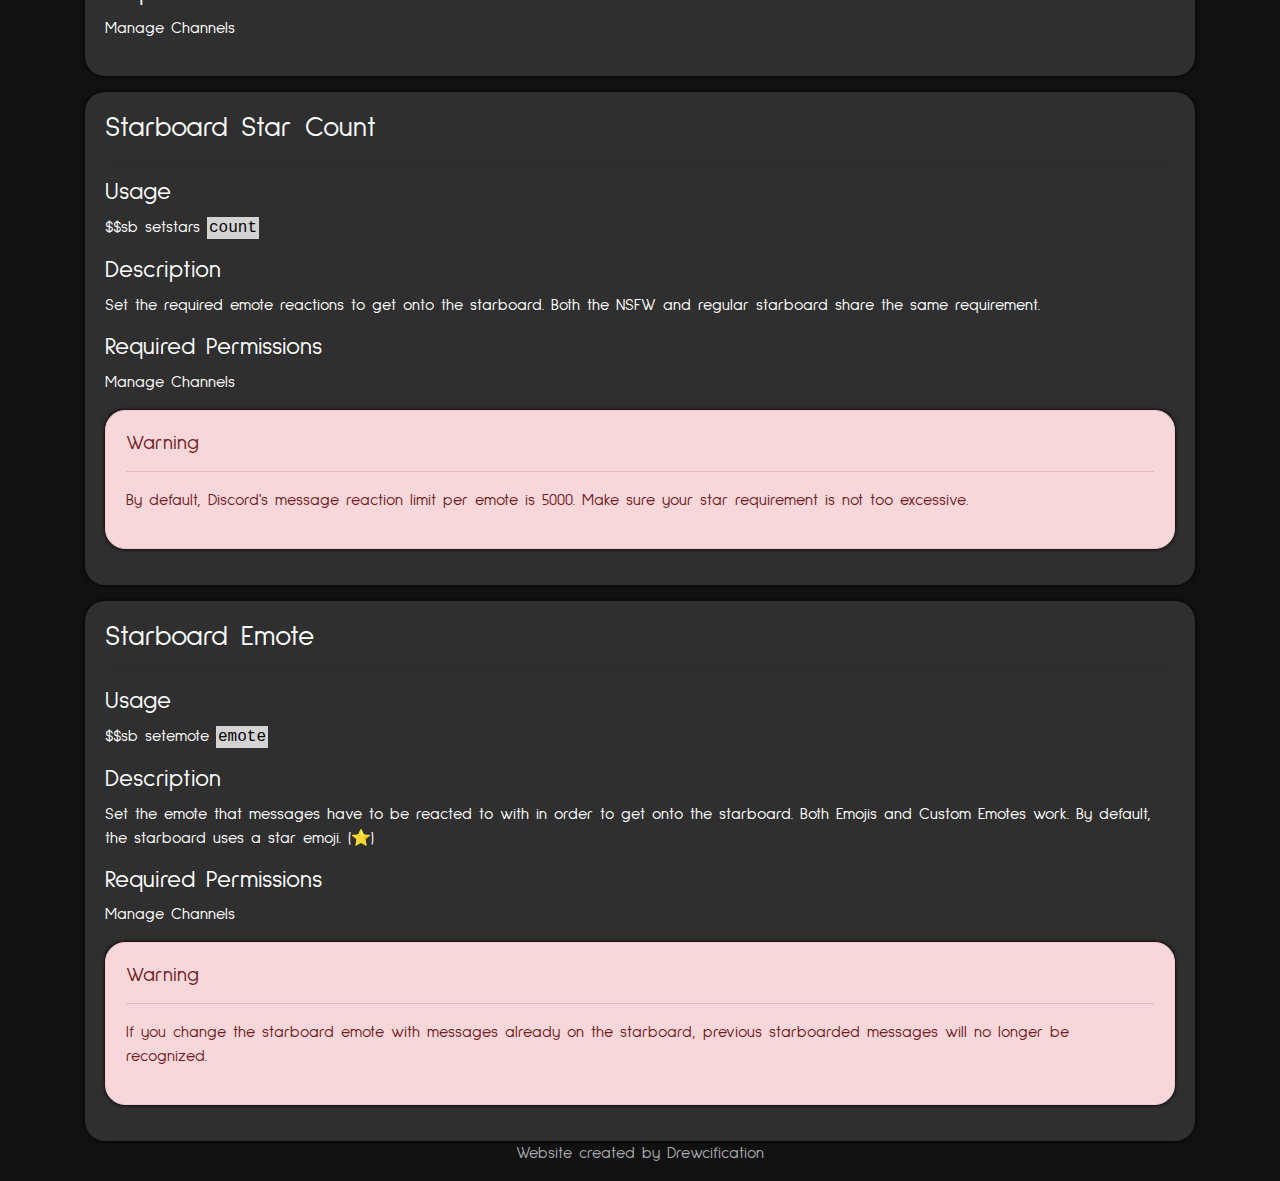
<file: starboard.html>
<!doctype html>
<html>
<head>
<meta charset="utf-8">
<title>Starboard Commands | Succubus</title>
<style>body{opacity:0%}</style>
<link href="https://fonts.googleapis.com/css?family=Sulphur+Point&display=swap" rel="stylesheet"> 
<link rel="stylesheet" href="https://stackpath.bootstrapcdn.com/bootstrap/4.4.1/css/bootstrap.min.css" integrity="sha384-Vkoo8x4CGsO3+Hhxv8T/Q5PaXtkKtu6ug5TOeNV6gBiFeWPGFN9MuhOf23Q9Ifjh" media="none" onload="this.media='all'" crossorigin="anonymous">
	<script src="https://code.jquery.com/jquery-3.4.1.slim.min.js" integrity="sha384-J6qa4849blE2+poT4WnyKhv5vZF5SrPo0iEjwBvKU7imGFAV0wwj1yYfoRSJoZ+n" crossorigin="anonymous" ></script>
<script src="https://cdn.jsdelivr.net/npm/popper.js@1.16.0/dist/umd/popper.min.js" integrity="sha384-Q6E9RHvbIyZFJoft+2mJbHaEWldlvI9IOYy5n3zV9zzTtmI3UksdQRVvoxMfooAo" crossorigin="anonymous" async></script>
<script src="https://stackpath.bootstrapcdn.com/bootstrap/4.4.1/js/bootstrap.min.js" integrity="sha384-wfSDF2E50Y2D1uUdj0O3uMBJnjuUD4Ih7YwaYd1iqfktj0Uod8GCExl3Og8ifwB6" crossorigin="anonymous" async></script>

<link rel="stylesheet" href="styles.css" media="none" onload="this.media='all'"/>
<link rel='icon' href='favicon.ico' type='image/x-icon'/ >
</head>

<body>
	<nav class="navbar navbar-expand-lg navbar-dark bg-dark">
		<a class="sb-header" href="index.html"><img class="nav-logo" src="succubus-logo.png"/></a>
		<button class="navbar-toggler" type="button" data-toggle="collapse" data-target="#navbarSupportedContent" aria-controls="navbarSupportedContent" aria-expanded="false" aria-label="Toggle navigation"><span class="navbar-toggler-icon"></span></button>
		<div class="collapse navbar-collapse" id="navbarSupportedContent">
		  <ul class="navbar-nav mr-auto">
			 <li class="nav-item active">
				<a class="sb-button" href="index.html">Home</a>
			 </li>
			 <li class="nav-item">
				<a class="sb-button" href="about.html">About</a>
			 </li>
			 <li class="nav-item dropdown">
				<a class="sb-button sb-button-active" href="#" id="navbarDropdown" role="button" data-toggle="dropdown" aria-haspopup="true" aria-expanded="false">
				Commands
				</a>
				<div class="dropdown-menu" aria-labelledby="navbarDropdown">
					<h4 class="sb-header">Categories</h4>
					<a class="sb-button" href="general.html">General</a>
					<a class="sb-button" href="moderation.html">Moderation</a>
					<a class="sb-button" href="info.html">Information</a>
					<a class="sb-button sb-button-active" href="starboard.html">Starboard</a>
					<a class="sb-button" href="reaction.html">Reaction</a>
					<a class="sb-button" href="donator.html">Donator</a>
				</div>
			 </li>
			 <li class = "nav-item">
				  <a class="sb-button" href="https://discordapp.com/oauth2/authorize?=&client_id=647231754851057674&scope=bot&permissions=2146958583" target="_blank">Invite</a>
			  </li>
		  </ul>
		</div>
	</nav>
	
		<div class="container">
			
			
			<h1 class="category-header">Starboard Commands</h1>
			
			<div class="alert alert-info">
				<h4>What is Starboard?</h4>
				<p>Starboard is an alternative to the native Discord pin message system.</p>
                <hr class="category-header-hr"/>
				<h5>But if Discord already has a native system, why do we need Starboard?</h5>
				<p>Starboard has many features that makes it more useful than the native pin system</p>
				<ul>
					<li>All starred messages are sent to their own channel</li>
					<li>There is no limit to the amount of messages that can be starred</li>
					<li>Messages will be starred after they recieve a specified amount of a reaction emote specified by the server administrators</li>
					<li>This means you can create a system to allow all users to decide which messages get pinned, but only if the desired count is reached</li>
				</ul>
			</div>
			
			<div class="command" id="star-sb">
			  <h3 class="command-header">Starboard Information</h3>
				<hr class="category-header-hr"/>
				<h4>Usage</h4>
				<p class="command-usage">starboard</p>
				<h4>Description</h4>
				<p class="command-description">View the current starboard settings for the server.</p>
				<h4>Required Permissions</h4>
				<p class="command-perms">Manage Channels</p>
				<div class="alert alert-info">
					<h5 class="command-note-header">Alias</h5>
					<hr>
					<p>All commands start with <span class="arg">starboard</span>, or the <span class="arg">sb</span> alias can be used.</p>
				</div>
		  </div>
			
			<div class="command" id="star-setup">
				<h3 class="command-header">Starboard Setup</h3>
				<hr class="category-header-hr"/>
				<h4>Usage</h4>
				<p class="command-usage">$$sb setup <span class="arg">#channel</span></p>
				<h4>Description</h4>
				<p class="command-description">Set the channel for starboard messages to be sent to.</p>
				<h4>Required Permissions</h4>
				<p class="command-perms">Manage Channels</p>
			</div>
			
			<div class="command" id="star-setupnsfw">
				<h3 class="command-header">NSFW Starboard Setup</h3>
				<hr class="category-header-hr"/>
				<h4>Usage</h4>
				<p class="command-usage">$$sb setup nsfw <span class="arg">#channel</span></p>
				<h4>Description</h4>
				<p class="command-description">Set the channel for NSFW starboard messages to be sent to. If a message is starboarded in an NSFW channel, it will be sent here.</p>
				<h4>Required Permissions</h4>
				<p class="command-perms">Manage Channels</p>
			</div>
			
			<div class="command" id="star-setstars">
				<h3 class="command-header">Starboard Star Count</h3>
				<hr class="category-header-hr"/>
				<h4>Usage</h4>
				<p class="command-usage">$$sb setstars <span class="arg">count</span></p>
				<h4>Description</h4>
				<p class="command-description">Set the required emote reactions to get onto the starboard. Both the NSFW and regular starboard share the same requirement.</p>
				<h4>Required Permissions</h4>
				<p class="command-perms">Manage Channels</p>
				<div class="alert alert-danger">
					<h5 class="command-note-header">Warning</h5>
					<hr>
					<p>By default, Discord's message reaction limit per emote is 5000. Make sure your star requirement is not too excessive.</p>
				</div>
			</div>
			
			<div class="command" id="star-setemote">
				<h3 class="command-header">Starboard Emote</h3>
				<hr class="category-header-hr"/>
				<h4>Usage</h4>
				<p class="command-usage">$$sb setemote <span class="arg">emote</span></p>
				<h4>Description</h4>
				<p class="command-description">Set the emote that messages have to be reacted to with in order to get onto the starboard. Both Emojis and Custom Emotes work. By default, the starboard uses a star emoji. (⭐)</p>
				<h4>Required Permissions</h4>
				<p class="command-perms">Manage Channels</p>
				<div class="alert alert-danger">
					<h5 class="command-note-header">Warning</h5>
					<hr>
					<p>If you change the starboard emote with messages already on the starboard, previous starboarded messages will no longer be recognized.</p>
				</div>
			</div>
			
		</div>
	
		<footer>
			<center><p class="footer-credit">Website created by Drewcification</p></center>
		</footer>
</body>
</html>
</file>
<file: styles.css>
*{
	font-family: 'Sulphur Point', sans-serif;
}

.bg-dark{
	background:black;
}
.nav-logo{
	width: 50px;
}
.alert{
	border-radius: 20px;
    padding: 20px;
	
	box-shadow: 0px 0px 4px 0px black;
}

.sidebar{
	background: #C8C8C8;
	color:white;
	height:100%;
}

body{
	background-color:rgba(17,17,17,1.00);
	transition: opacity .2s;
	opacity:100% !important;
}

.sb-header{
	margin:10px;
	
}
.sb-categories{
}
.sb-button{
	min-width:120px;
	display:flex;
	background:none;
	padding:10px;
	margin:10px;
	border-radius:50px;
	color:white;
	transition: background-color .2s, color .2s, padding-left .2s;
}

.sb-button:hover{
	background-color:darkslategray;
	color:white;
	text-decoration: none;
	padding: 10px 6px 10px 14px
}

.sb-button:focus{
	padding:10px 0px 10px 20px;
	background:#00A3FF
}

.sb-button-active{
	padding:10px 0px 10px 20px;
	background:#00A3FF
}

.sb-button-active:hover{
	padding:10px 0px 10px 20px;
}

.main{
	
}

.arg{
	font-family: Consolas, "Andale Mono", "Lucida Console", "Lucida Sans Typewriter", Monaco, "Courier New", "monospace";
	background-color: lightgray;
	padding: 2px;
	color:black;
}

.dropdown-menu{
	background-color:black;
	color:white;
}

.command{
	box-shadow: 0px 0px 4px 0px black;
    border-radius: 20px;
    padding: 20px;
    margin-top: 16px;
	background:rgba(47,47,47,1.00);
	color:white;
}

.command-header-hr{
	border-top: 1px solid white;
}

.table{
    box-shadow: 0px 0px 4px 0px black;
    border-radius: 20px;
    padding: 20px;
    margin-top: 16px;
	background:rgba(47,47,47,1.00);
	color:white;
}

thead{
	border-bottom: 2px solid gray;
}

.category-header{
	text-align:center;
	color:white;
	
}

.footer-credit{
	color:darkgray;
}
</file>
